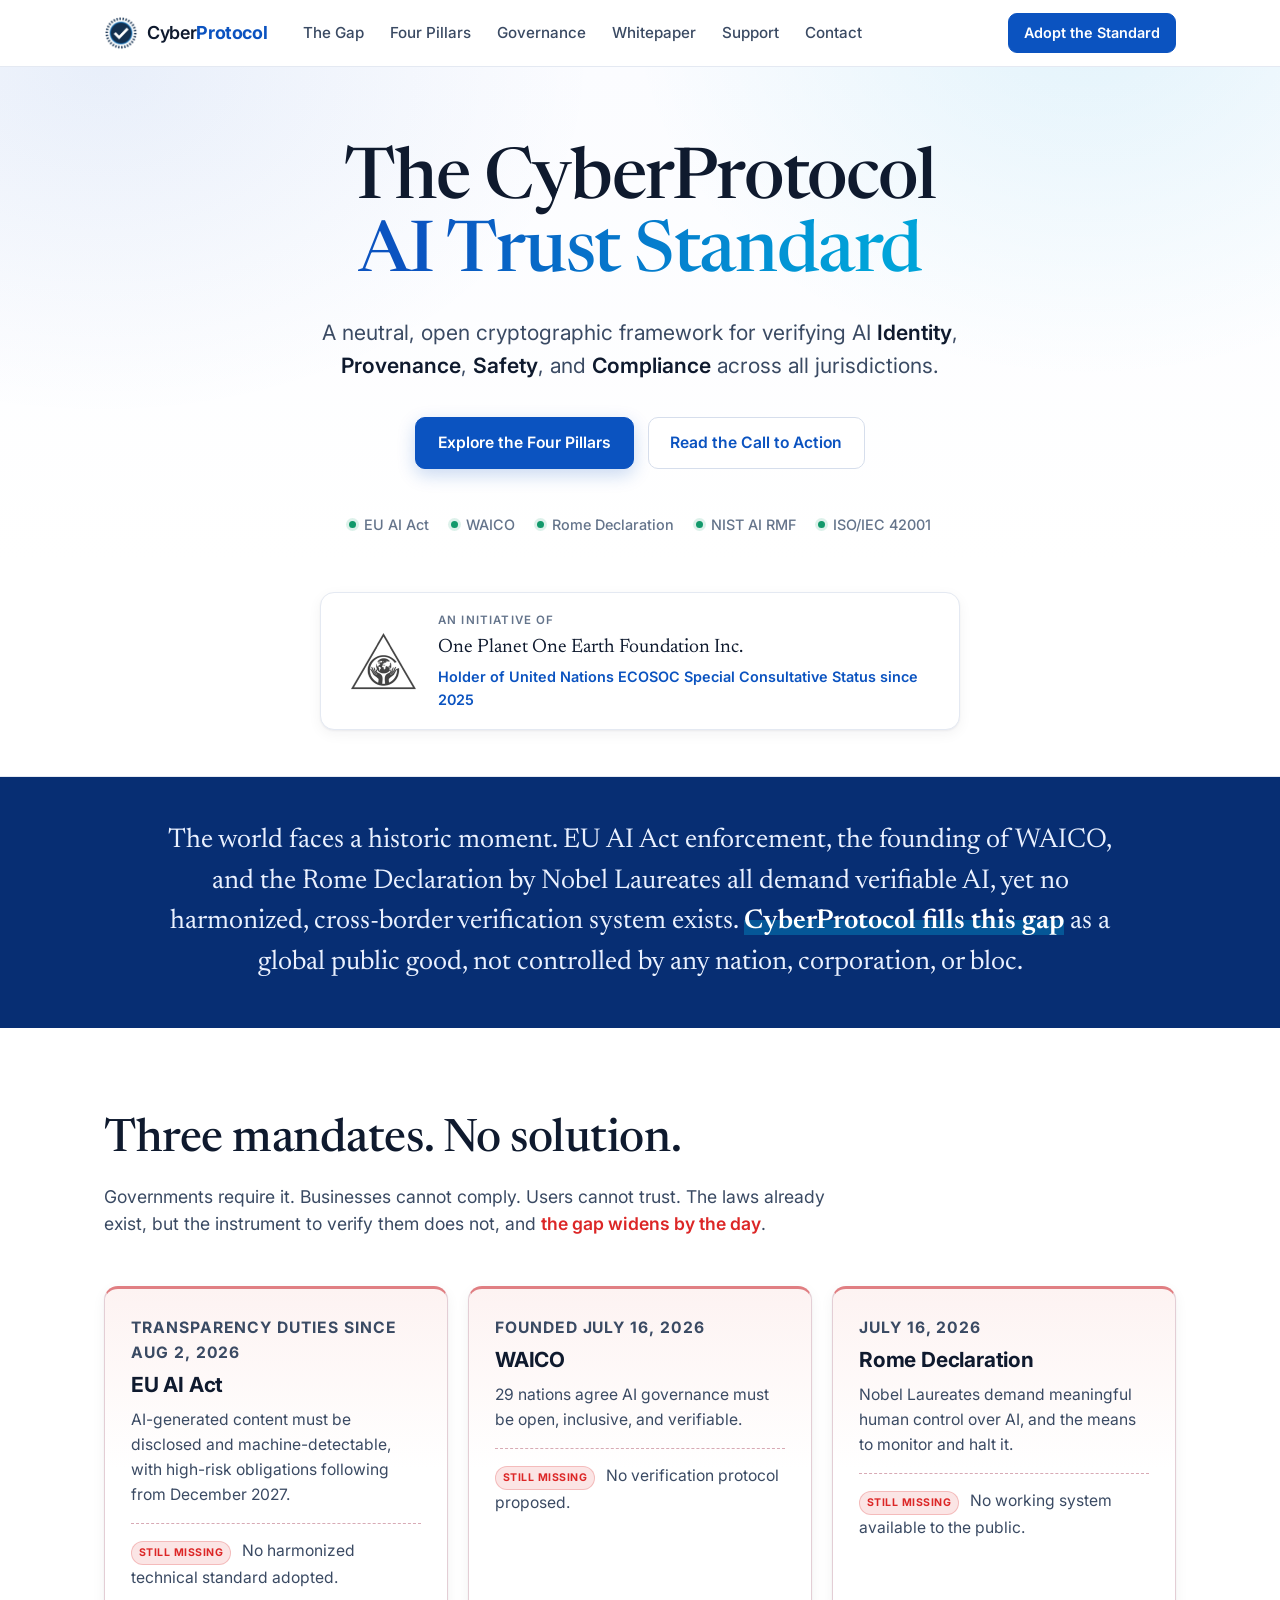
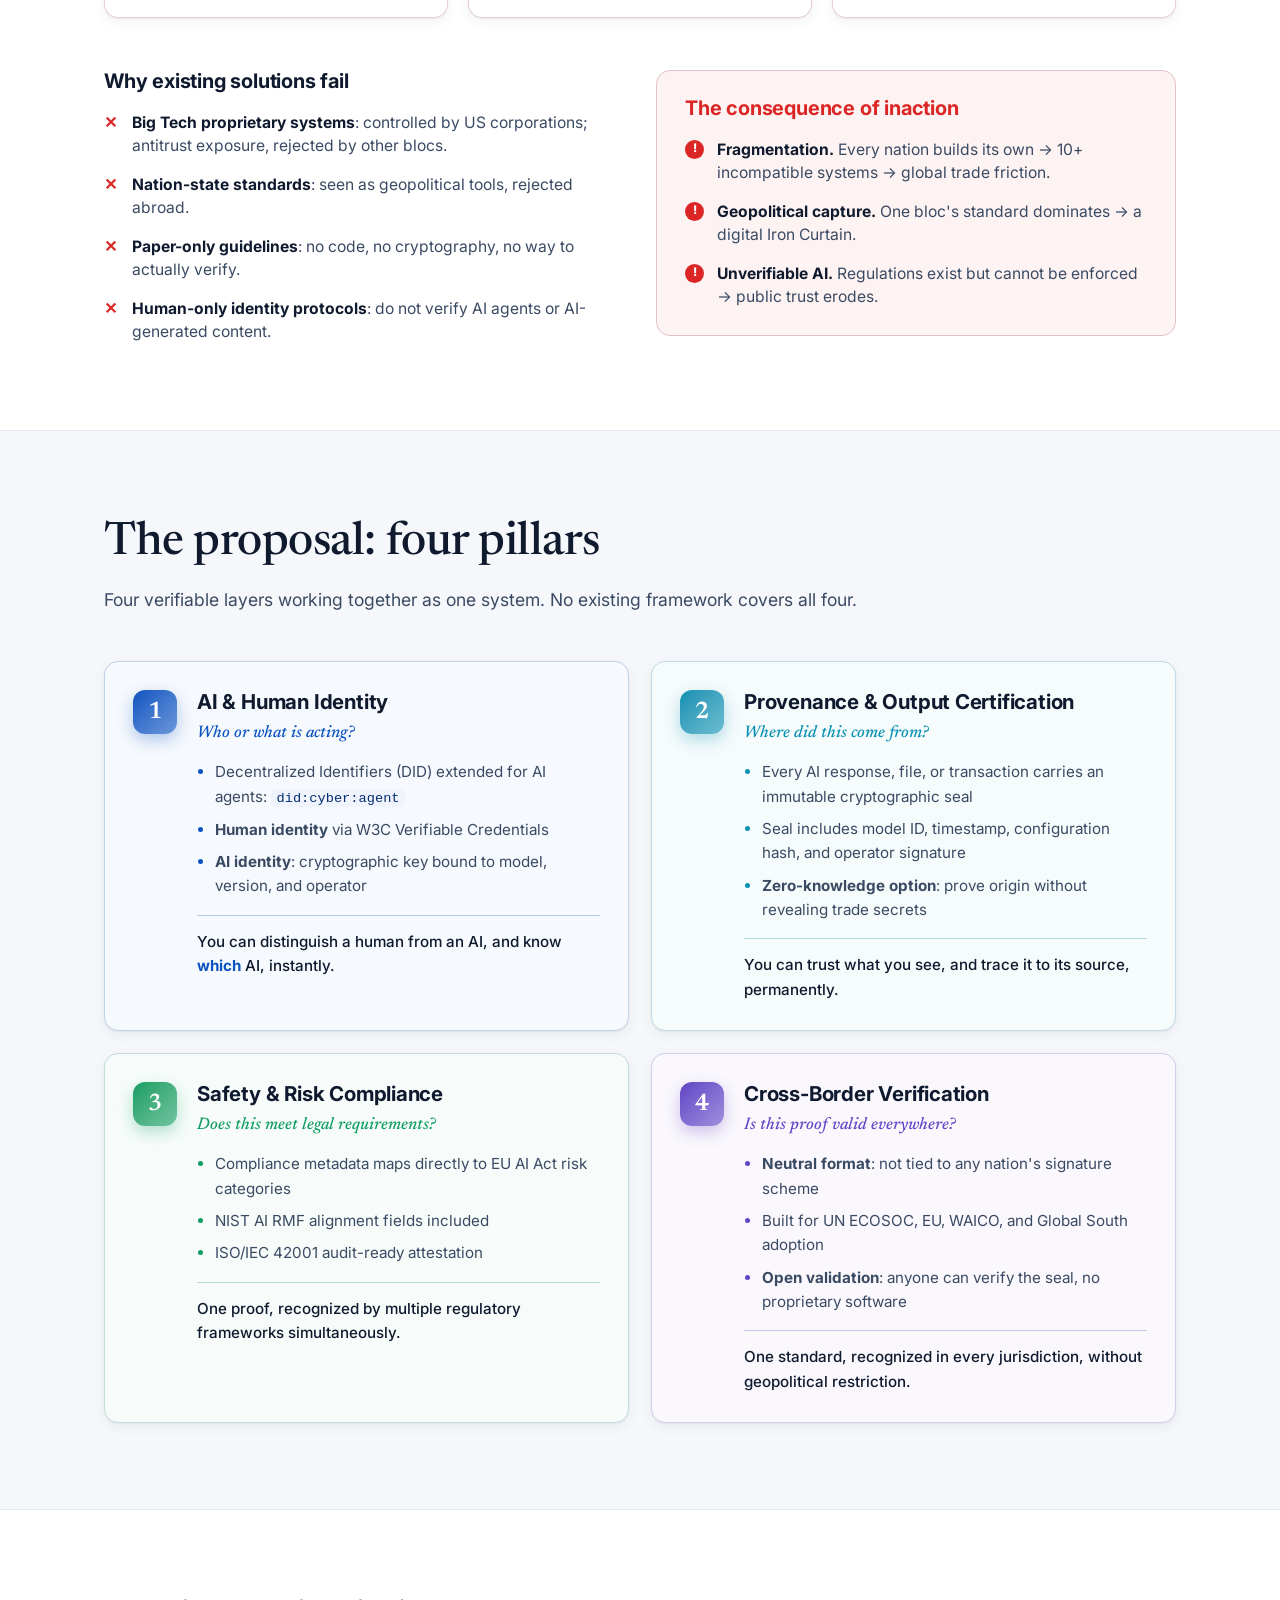
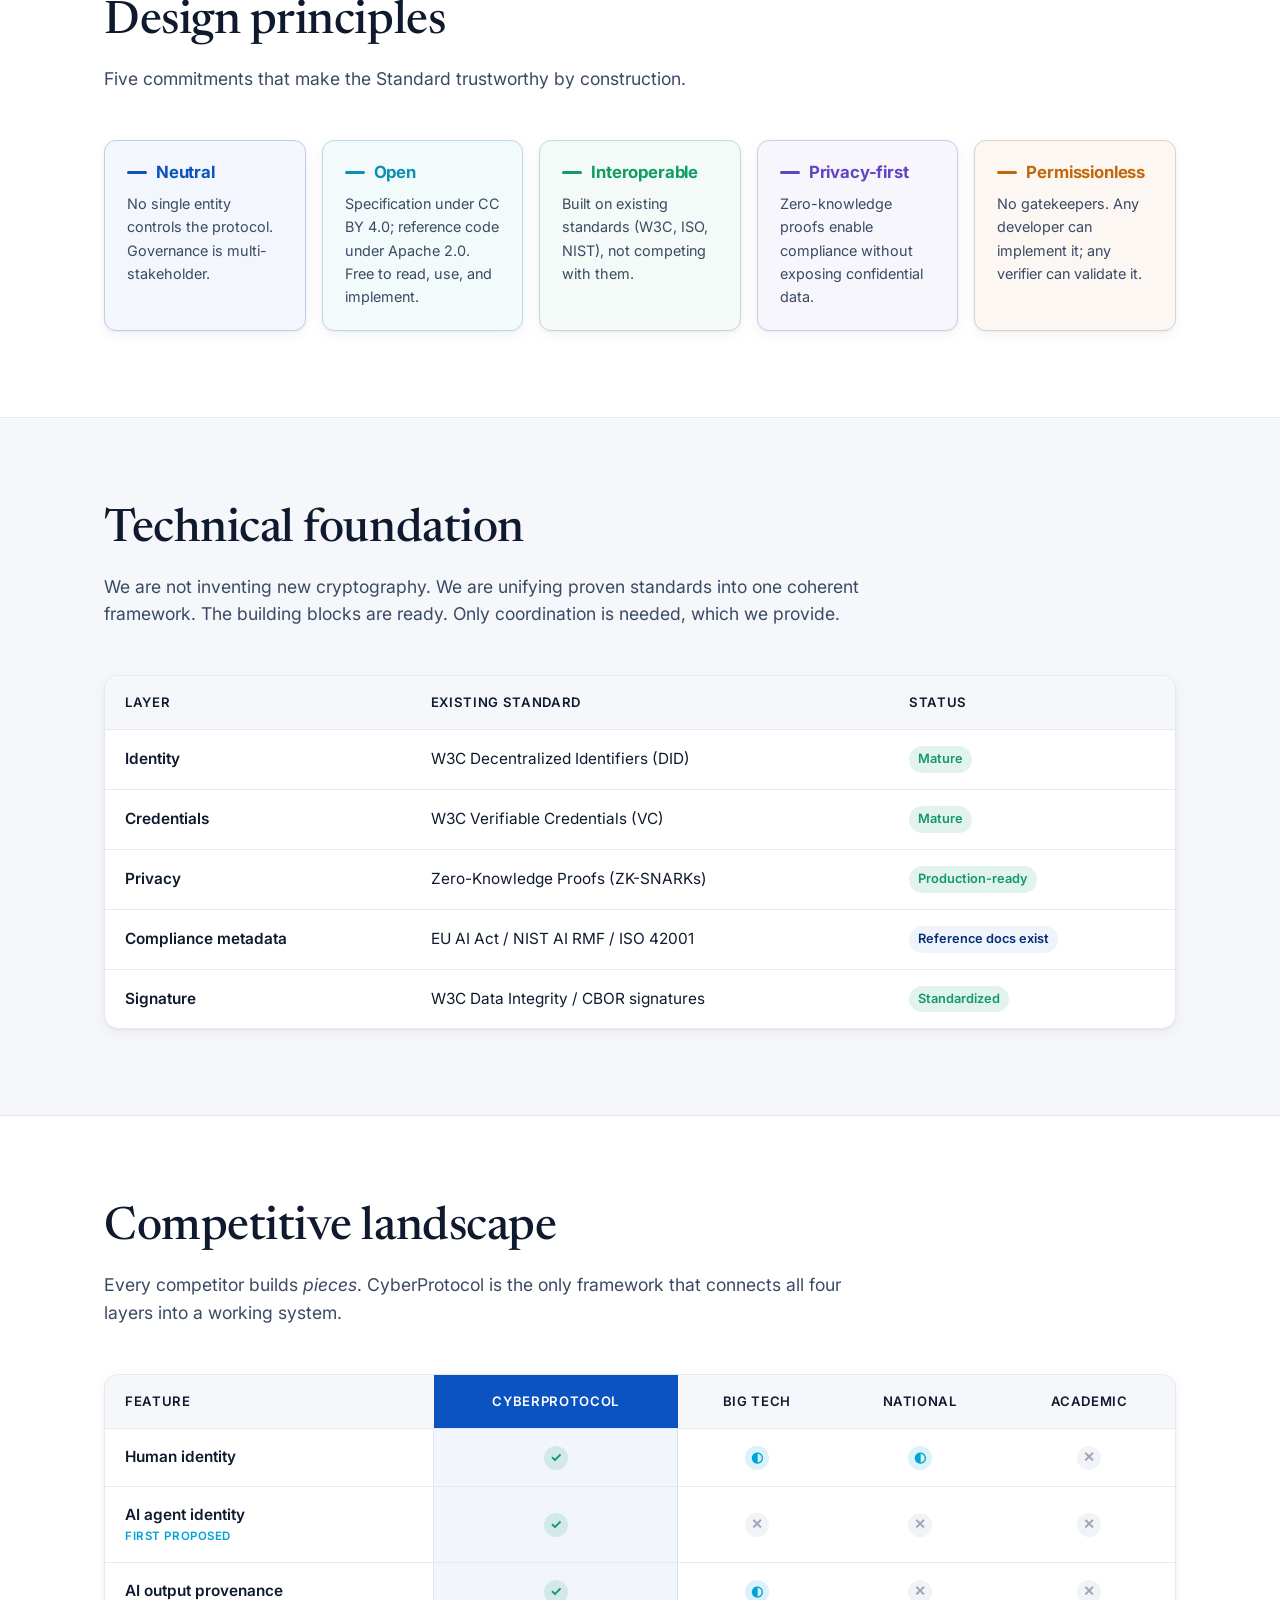
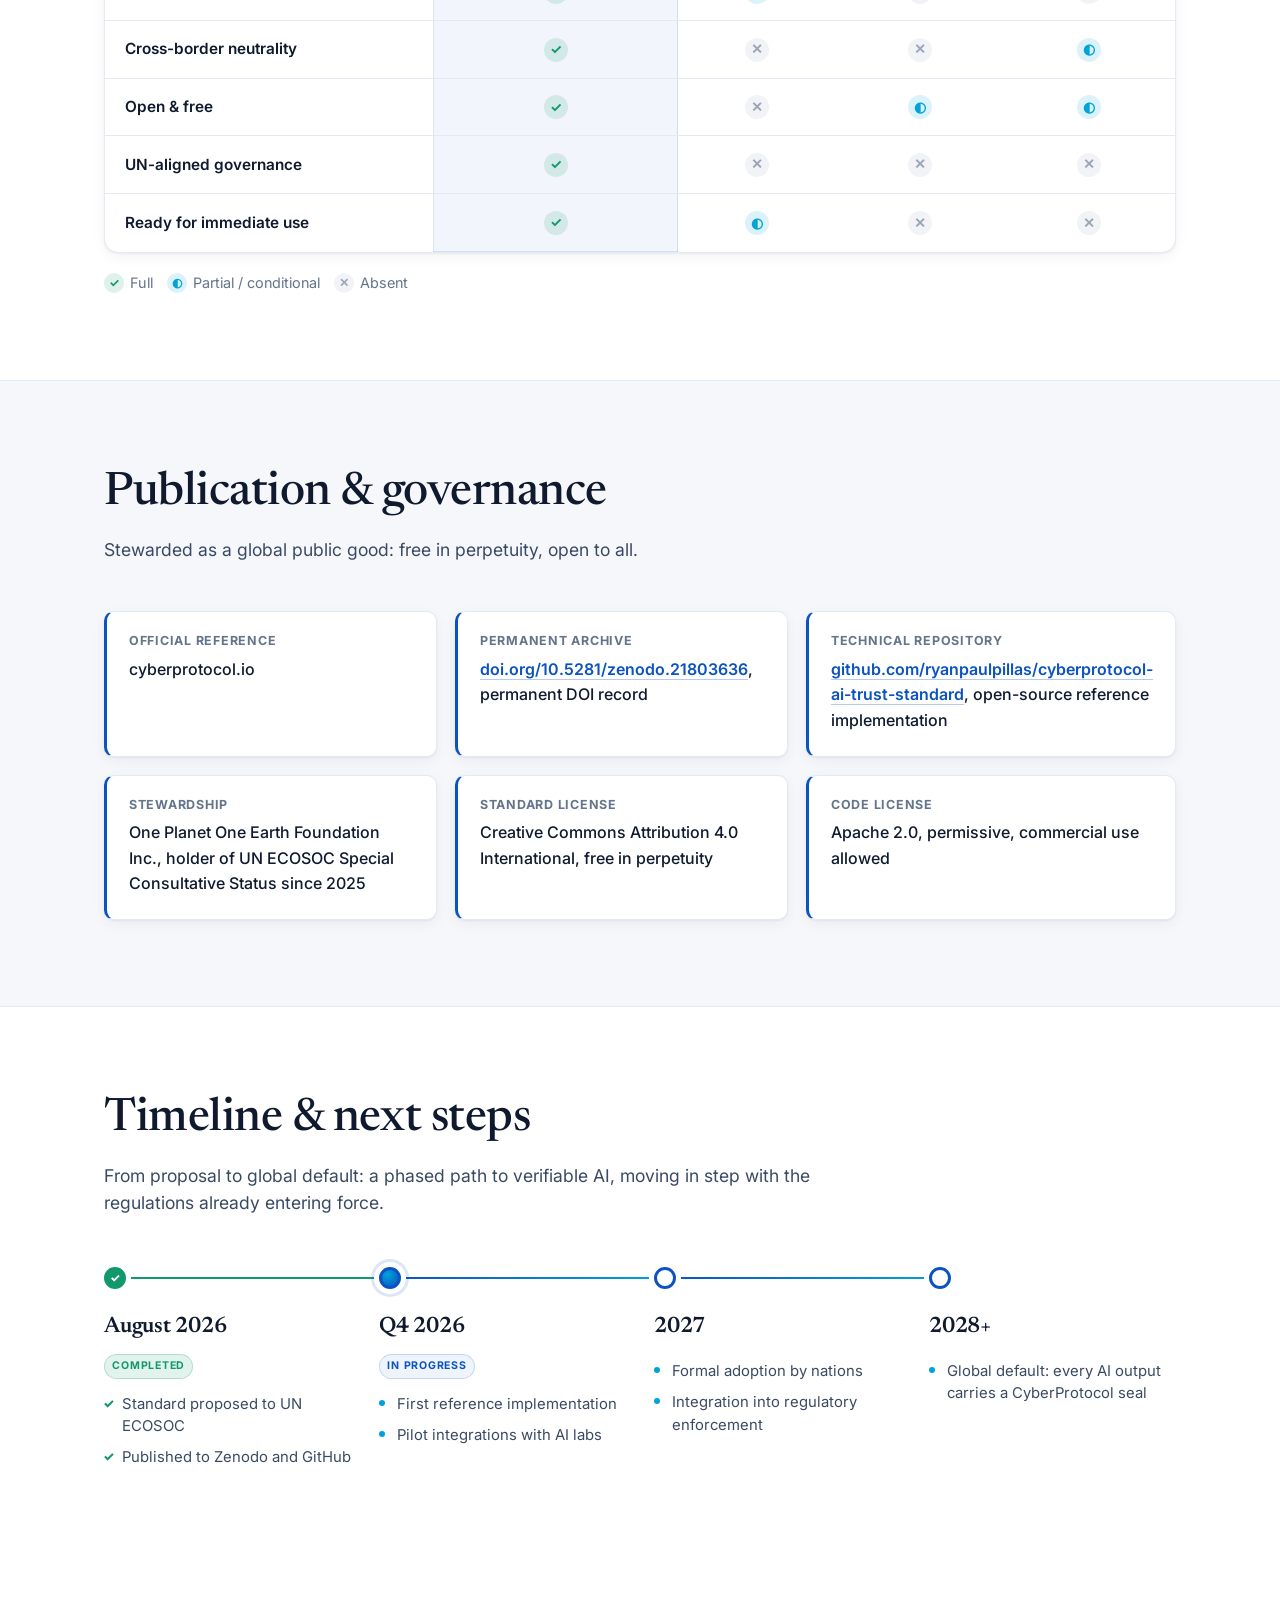
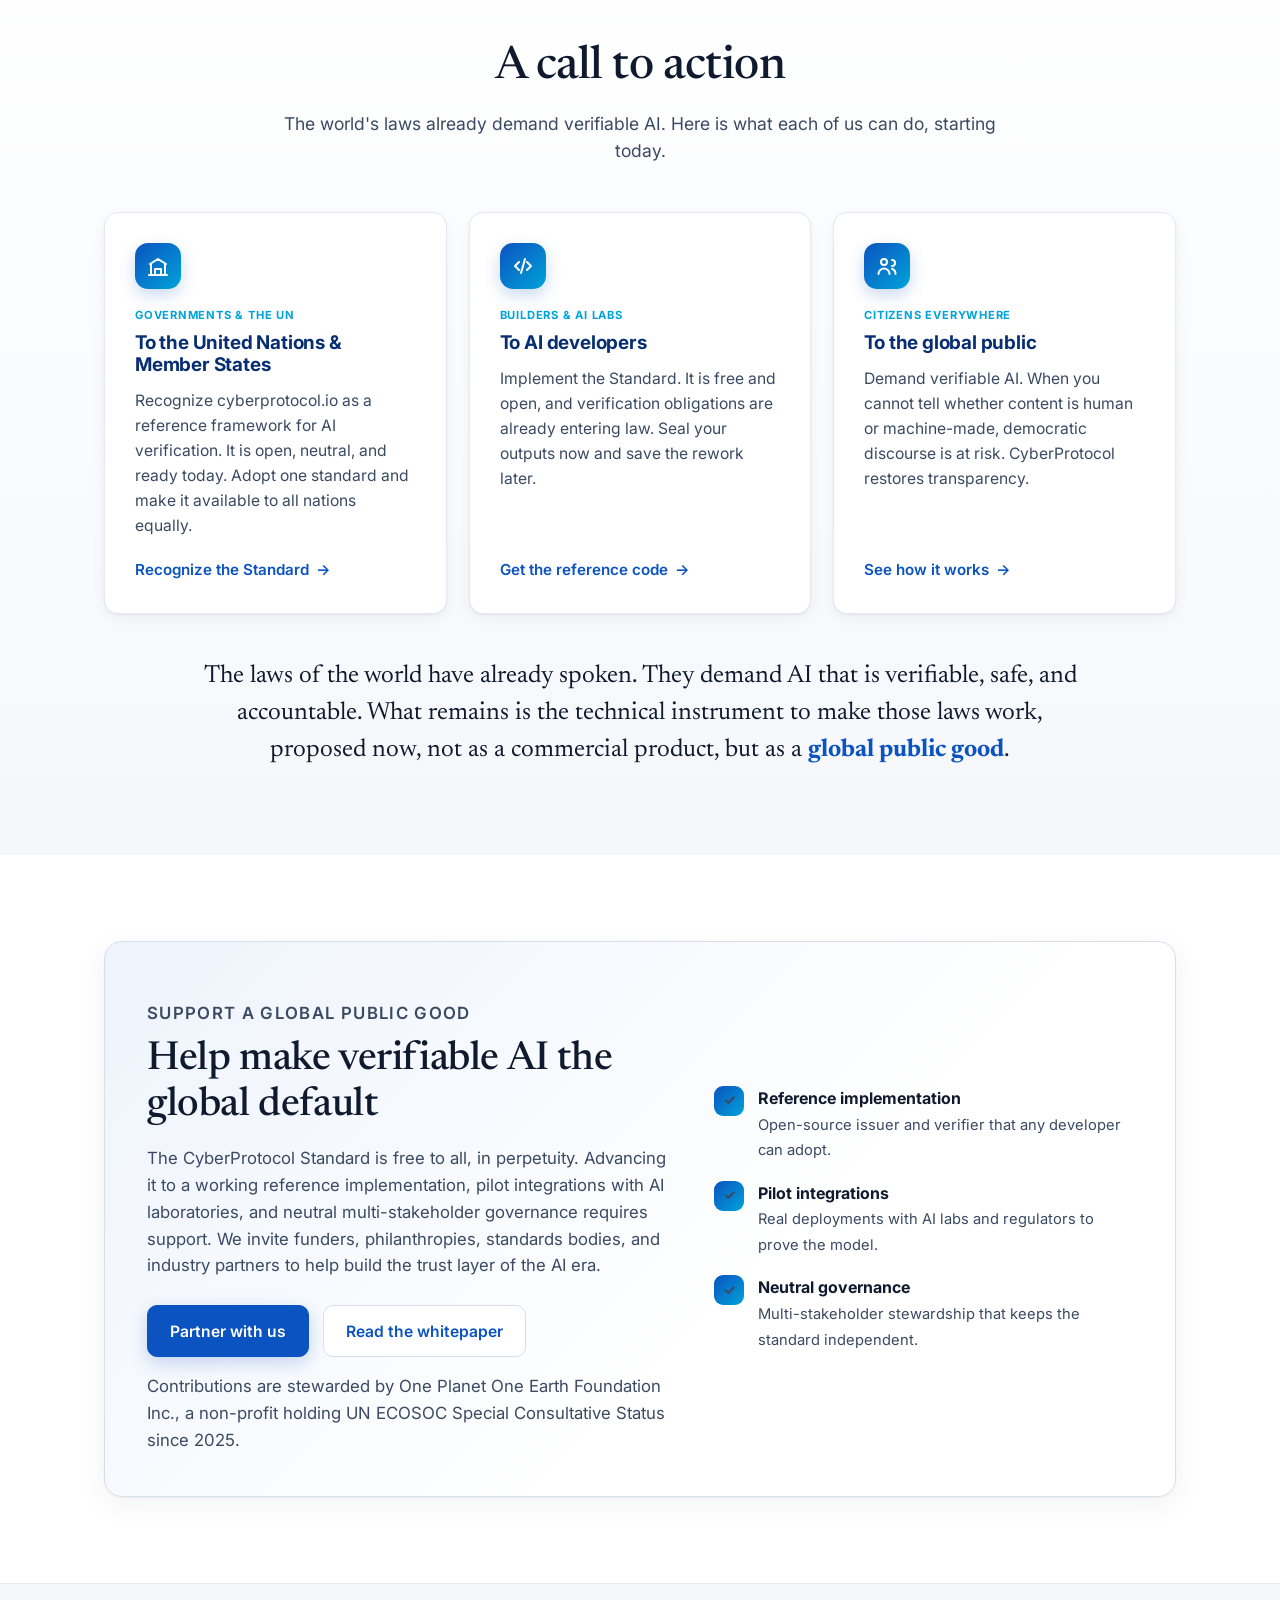
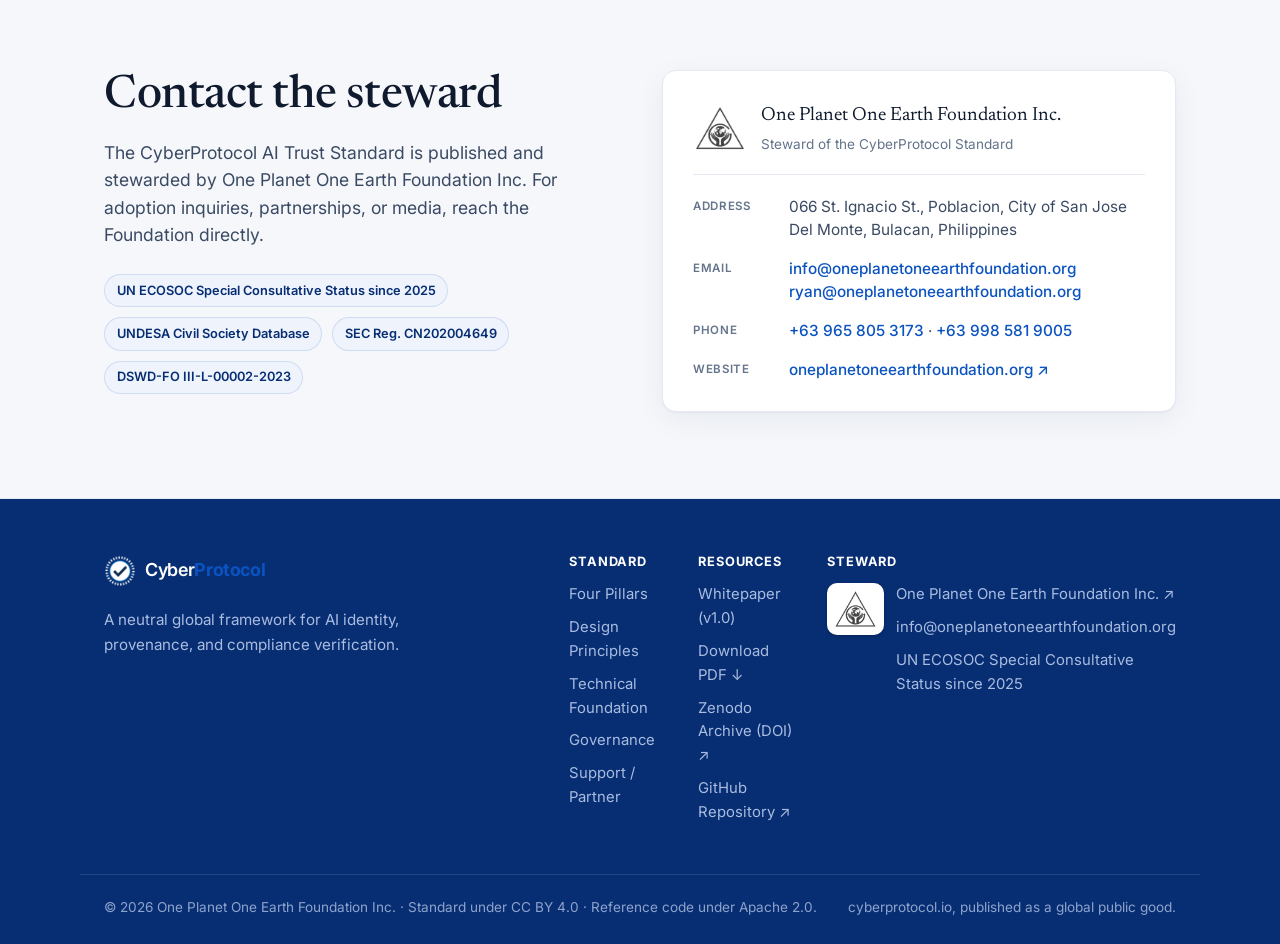
<file: website/index.html>
<!DOCTYPE html>
<html lang="en">
<head>
<meta charset="UTF-8" />
<meta name="viewport" content="width=device-width, initial-scale=1.0" />
<title>CyberProtocol: AI Trust Standard</title>
<meta name="description" content="CyberProtocol AI Trust Standard: a neutral, open, cryptographic framework for AI identity, provenance, and compliance verification. An initiative of ONE PLANET ONE EARTH FOUNDATION INC., holder of UN ECOSOC Special Consultative Status since 2025." />
<meta name="theme-color" content="#ffffff" />
<link rel="canonical" href="https://cyberprotocol.io/" />
<meta name="robots" content="index, follow, max-image-preview:large, max-snippet:-1" />
<meta name="author" content="One Planet One Earth Foundation Inc." />
<meta name="keywords" content="AI trust standard, verifiable AI, AI provenance, AI identity verification, AI compliance, EU AI Act, NIST AI RMF, ISO/IEC 42001, decentralized identifiers, cross-border AI verification, CyberProtocol" />

<!-- Open Graph -->
<meta property="og:type" content="website" />
<meta property="og:title" content="CyberProtocol: AI Trust Standard" />
<meta property="og:description" content="A neutral global framework for AI identity, provenance, and compliance verification. Published as a global public good." />
<meta property="og:url" content="https://cyberprotocol.io/" />
<meta property="og:site_name" content="CyberProtocol" />
<meta property="og:image" content="https://cyberprotocol.io/assets/og-image.png" />
<meta property="og:image:width" content="1200" />
<meta property="og:image:height" content="630" />
<meta name="twitter:card" content="summary_large_image" />
<meta name="twitter:title" content="CyberProtocol: AI Trust Standard" />
<meta name="twitter:description" content="A neutral global framework for AI identity, provenance, and compliance verification." />
<meta name="twitter:image" content="https://cyberprotocol.io/assets/og-image.png" />

<link rel="icon" type="image/png" sizes="32x32" href="assets/favicon-32.png" />
<link rel="icon" type="image/png" sizes="512x512" href="assets/favicon-512.png" />
<link rel="apple-touch-icon" sizes="180x180" href="assets/favicon-180.png" />

<link rel="preconnect" href="https://fonts.googleapis.com" />
<link rel="preconnect" href="https://fonts.gstatic.com" crossorigin />
<link href="https://fonts.googleapis.com/css2?family=Newsreader:opsz,wght@6..72,400;6..72,500;6..72,600&family=Inter:wght@400;500;600;700&display=swap" rel="stylesheet" />
<link rel="stylesheet" href="assets/styles.css" />

<!-- Structured data (Schema.org) -->
<script type="application/ld+json">
{
  "@context": "https://schema.org",
  "@graph": [
    {
      "@type": "Organization",
      "@id": "https://cyberprotocol.io/#foundation",
      "name": "One Planet One Earth Foundation Inc.",
      "url": "https://www.oneplanetoneearthfoundation.org",
      "email": "info@oneplanetoneearthfoundation.org",
      "logo": "https://cyberprotocol.io/assets/opoe-logo.png",
      "description": "Non-profit holding United Nations ECOSOC Special Consultative Status since 2025; steward of the CyberProtocol AI Trust Standard.",
      "address": {
        "@type": "PostalAddress",
        "streetAddress": "066 St. Ignacio St., Poblacion",
        "addressLocality": "City of San Jose Del Monte",
        "addressRegion": "Bulacan",
        "addressCountry": "PH"
      }
    },
    {
      "@type": "WebSite",
      "@id": "https://cyberprotocol.io/#website",
      "url": "https://cyberprotocol.io/",
      "name": "CyberProtocol AI Trust Standard",
      "description": "A neutral, open cryptographic framework for verifying AI Identity, Provenance, Safety, and Compliance across all jurisdictions.",
      "inLanguage": "en",
      "publisher": { "@id": "https://cyberprotocol.io/#foundation" }
    },
    {
      "@type": "TechArticle",
      "@id": "https://cyberprotocol.io/#standard",
      "name": "CyberProtocol AI Trust Standard",
      "headline": "CyberProtocol AI Trust Standard, Version 1.0",
      "url": "https://cyberprotocol.io/",
      "inLanguage": "en",
      "version": "1.0",
      "datePublished": "2026-08-05",
      "author": { "@id": "https://cyberprotocol.io/#foundation" },
      "publisher": { "@id": "https://cyberprotocol.io/#foundation" },
      "license": "https://creativecommons.org/licenses/by/4.0/",
      "identifier": {
        "@type": "PropertyValue",
        "propertyID": "DOI",
        "value": "10.5281/zenodo.21803636"
      },
      "sameAs": [
        "https://doi.org/10.5281/zenodo.21803636",
        "https://github.com/ryanpaulpillas/cyberprotocol-ai-trust-standard"
      ],
      "keywords": "AI governance, verifiable AI, provenance, EU AI Act, NIST AI RMF, ISO/IEC 42001, decentralized identifiers, cross-border verification"
    }
  ]
}
</script>
</head>
<body>

<!-- Skip link -->
<a class="skip" href="#main">Skip to content</a>

<!-- ===== Header / Nav ===== -->
<header class="site-header" id="top">
  <div class="wrap nav">
    <a class="brand" href="#top" aria-label="CyberProtocol home">
      <img class="brand-mark" src="assets/cp-mark-72.png" width="34" height="34" alt="" />
      <span class="brand-name">Cyber<strong>Protocol</strong></span>
    </a>

    <nav class="nav-links" id="primary-nav" aria-label="Primary">
      <a href="#problem">The Gap</a>
      <a href="#pillars">Four Pillars</a>
      <a href="#governance">Governance</a>
      <a href="whitepaper.html">Whitepaper</a>
      <a href="#support">Support</a>
      <a href="#contact">Contact</a>
    </nav>

    <a class="btn btn-sm" href="#action">Adopt the Standard</a>
    <button class="nav-toggle" type="button" aria-label="Toggle menu" aria-controls="primary-nav" aria-expanded="false"><span></span><span></span><span></span></button>
  </div>
</header>

<main id="main">

<!-- ===== Hero ===== -->
<section class="hero">
  <div class="wrap hero-inner">
    <h1>The CyberProtocol<br/><span class="grad">AI Trust Standard</span></h1>
    <p class="lede">A neutral, open cryptographic framework for verifying AI <em>Identity</em>, <em>Provenance</em>, <em>Safety</em>, and <em>Compliance</em> across all jurisdictions.</p>

    <div class="hero-cta">
      <a class="btn" href="#pillars">Explore the Four Pillars</a>
      <a class="btn btn-ghost" href="#action">Read the Call to Action</a>
    </div>

    <ul class="hero-badges" aria-label="Alignment">
      <li><span class="dot"></span> EU AI Act</li>
      <li><span class="dot"></span> WAICO</li>
      <li><span class="dot"></span> Rome Declaration</li>
      <li><span class="dot"></span> NIST AI RMF</li>
      <li><span class="dot"></span> ISO/IEC 42001</li>
    </ul>
  </div>

  <div class="hero-steward wrap">
    <div class="steward-card">
      <div class="steward-emblem">
        <img src="assets/opoe-logo-128.png" width="73" height="64" alt="One Planet One Earth Foundation logo" />
      </div>
      <div>
        <p class="steward-kicker">An initiative of</p>
        <p class="steward-name">One Planet One Earth Foundation Inc.</p>
        <p class="steward-sub">Holder of United Nations ECOSOC Special Consultative Status since 2025</p>
      </div>
    </div>
  </div>
</section>

<!-- ===== Executive Summary strip ===== -->
<section class="summary">
  <div class="wrap">
    <p class="summary-text">The world faces a historic moment. EU AI Act enforcement, the founding of WAICO, and the Rome Declaration by Nobel Laureates all demand verifiable AI, yet no harmonized, cross-border verification system exists. <strong>CyberProtocol fills this gap</strong> as a global public good, not controlled by any nation, corporation, or bloc.</p>
  </div>
</section>

<!-- ===== Problem ===== -->
<section class="section" id="problem">
  <div class="wrap">
    <div class="section-head">
      <h2>Three mandates. No solution.</h2>
      <p class="section-sub">Governments require it. Businesses cannot comply. Users cannot trust. The laws already exist, but the instrument to verify them does not, and <span class="urgent">the gap widens by the day</span>.</p>
    </div>

    <div class="cards-3">
      <article class="card">
        <p class="card-tag">Transparency duties since Aug 2, 2026</p>
        <h3>EU AI Act</h3>
        <p>AI-generated content must be disclosed and machine-detectable, with high-risk obligations following from December 2027.</p>
        <p class="card-gap"><span class="miss">Still missing</span> No harmonized technical standard adopted.</p>
      </article>
      <article class="card">
        <p class="card-tag">Founded July 16, 2026</p>
        <h3>WAICO</h3>
        <p>29 nations agree AI governance must be open, inclusive, and verifiable.</p>
        <p class="card-gap"><span class="miss">Still missing</span> No verification protocol proposed.</p>
      </article>
      <article class="card">
        <p class="card-tag">July 16, 2026</p>
        <h3>Rome Declaration</h3>
        <p>Nobel Laureates demand meaningful human control over AI, and the means to monitor and halt it.</p>
        <p class="card-gap"><span class="miss">Still missing</span> No working system available to the public.</p>
      </article>
    </div>

    <div class="split">
      <div>
        <h3 class="split-title">Why existing solutions fail</h3>
        <ul class="fail-list">
          <li><strong>Big Tech proprietary systems</strong>: controlled by US corporations; antitrust exposure, rejected by other blocs.</li>
          <li><strong>Nation-state standards</strong>: seen as geopolitical tools, rejected abroad.</li>
          <li><strong>Paper-only guidelines</strong>: no code, no cryptography, no way to actually verify.</li>
          <li><strong>Human-only identity protocols</strong>: do not verify AI agents or AI-generated content.</li>
        </ul>
      </div>
      <div class="conseq-panel">
        <h3 class="split-title">The consequence of inaction</h3>
        <ul class="conseq-list">
          <li><strong>Fragmentation.</strong> Every nation builds its own → 10+ incompatible systems → global trade friction.</li>
          <li><strong>Geopolitical capture.</strong> One bloc's standard dominates → a digital Iron Curtain.</li>
          <li><strong>Unverifiable AI.</strong> Regulations exist but cannot be enforced → public trust erodes.</li>
        </ul>
      </div>
    </div>
  </div>
</section>

<!-- ===== Pillars ===== -->
<section class="section section-alt" id="pillars">
  <div class="wrap">
    <div class="section-head">
      <h2>The proposal: four pillars</h2>
      <p class="section-sub">Four verifiable layers working together as one system. No existing framework covers all four.</p>
    </div>

    <div class="pillars">
      <article class="pillar">
        <div class="pillar-num">1</div>
        <div class="pillar-body">
          <h3>AI &amp; Human Identity</h3>
          <p class="pillar-q">Who or what is acting?</p>
          <ul>
            <li>Decentralized Identifiers (DID) extended for AI agents: <code>did:cyber:agent</code></li>
            <li><strong>Human identity</strong> via W3C Verifiable Credentials</li>
            <li><strong>AI identity</strong>: cryptographic key bound to model, version, and operator</li>
          </ul>
          <p class="pillar-result">You can distinguish a human from an AI, and know <em>which</em> AI, instantly.</p>
        </div>
      </article>

      <article class="pillar">
        <div class="pillar-num">2</div>
        <div class="pillar-body">
          <h3>Provenance &amp; Output Certification</h3>
          <p class="pillar-q">Where did this come from?</p>
          <ul>
            <li>Every AI response, file, or transaction carries an immutable cryptographic seal</li>
            <li>Seal includes model ID, timestamp, configuration hash, and operator signature</li>
            <li><strong>Zero-knowledge option</strong>: prove origin without revealing trade secrets</li>
          </ul>
          <p class="pillar-result">You can trust what you see, and trace it to its source, permanently.</p>
        </div>
      </article>

      <article class="pillar">
        <div class="pillar-num">3</div>
        <div class="pillar-body">
          <h3>Safety &amp; Risk Compliance</h3>
          <p class="pillar-q">Does this meet legal requirements?</p>
          <ul>
            <li>Compliance metadata maps directly to EU AI Act risk categories</li>
            <li>NIST AI RMF alignment fields included</li>
            <li>ISO/IEC 42001 audit-ready attestation</li>
          </ul>
          <p class="pillar-result">One proof, recognized by multiple regulatory frameworks simultaneously.</p>
        </div>
      </article>

      <article class="pillar">
        <div class="pillar-num">4</div>
        <div class="pillar-body">
          <h3>Cross-Border Verification</h3>
          <p class="pillar-q">Is this proof valid everywhere?</p>
          <ul>
            <li><strong>Neutral format</strong>: not tied to any nation's signature scheme</li>
            <li>Built for UN ECOSOC, EU, WAICO, and Global South adoption</li>
            <li><strong>Open validation</strong>: anyone can verify the seal, no proprietary software</li>
          </ul>
          <p class="pillar-result">One standard, recognized in every jurisdiction, without geopolitical restriction.</p>
        </div>
      </article>
    </div>
  </div>
</section>

<!-- ===== Principles ===== -->
<section class="section" id="principles">
  <div class="wrap">
    <div class="section-head">
      <h2>Design principles</h2>
      <p class="section-sub">Five commitments that make the Standard trustworthy by construction.</p>
    </div>
    <div class="principles">
      <div class="principle"><h4>Neutral</h4><p>No single entity controls the protocol. Governance is multi-stakeholder.</p></div>
      <div class="principle"><h4>Open</h4><p>Specification under CC BY 4.0; reference code under Apache 2.0. Free to read, use, and implement.</p></div>
      <div class="principle"><h4>Interoperable</h4><p>Built on existing standards (W3C, ISO, NIST), not competing with them.</p></div>
      <div class="principle"><h4>Privacy-first</h4><p>Zero-knowledge proofs enable compliance without exposing confidential data.</p></div>
      <div class="principle"><h4>Permissionless</h4><p>No gatekeepers. Any developer can implement it; any verifier can validate it.</p></div>
    </div>
  </div>
</section>

<!-- ===== Technical Foundation ===== -->
<section class="section section-alt" id="foundation">
  <div class="wrap">
    <div class="section-head">
      <h2>Technical foundation</h2>
      <p class="section-sub">We are not inventing new cryptography. We are unifying proven standards into one coherent framework. The building blocks are ready. Only coordination is needed, which we provide.</p>
    </div>
    <div class="table-scroll">
      <table class="std-table">
        <thead><tr><th>Layer</th><th>Existing Standard</th><th>Status</th></tr></thead>
        <tbody>
          <tr><td>Identity</td><td>W3C Decentralized Identifiers (DID)</td><td><span class="pill pill-ok">Mature</span></td></tr>
          <tr><td>Credentials</td><td>W3C Verifiable Credentials (VC)</td><td><span class="pill pill-ok">Mature</span></td></tr>
          <tr><td>Privacy</td><td>Zero-Knowledge Proofs (ZK-SNARKs)</td><td><span class="pill pill-ok">Production-ready</span></td></tr>
          <tr><td>Compliance metadata</td><td>EU AI Act / NIST AI RMF / ISO 42001</td><td><span class="pill">Reference docs exist</span></td></tr>
          <tr><td>Signature</td><td>W3C Data Integrity / CBOR signatures</td><td><span class="pill pill-ok">Standardized</span></td></tr>
        </tbody>
      </table>
    </div>
  </div>
</section>

<!-- ===== Competitive Landscape ===== -->
<section class="section" id="landscape">
  <div class="wrap">
    <div class="section-head">
      <h2>Competitive landscape</h2>
      <p class="section-sub">Every competitor builds <em>pieces</em>. CyberProtocol is the only framework that connects all four layers into a working system.</p>
    </div>
    <div class="table-scroll">
      <table class="std-table compare">
        <thead>
          <tr>
            <th>Feature</th>
            <th class="hl">CyberProtocol</th>
            <th>Big Tech</th>
            <th>National</th>
            <th>Academic</th>
          </tr>
        </thead>
        <tbody>
          <tr><td>Human identity</td><td class="hl"><span class="mk ok">✓</span></td><td><span class="mk part">◐</span></td><td><span class="mk part">◐</span></td><td><span class="mk no">✕</span></td></tr>
          <tr><td>AI agent identity <em class="first">first proposed</em></td><td class="hl"><span class="mk ok">✓</span></td><td><span class="mk no">✕</span></td><td><span class="mk no">✕</span></td><td><span class="mk no">✕</span></td></tr>
          <tr><td>AI output provenance</td><td class="hl"><span class="mk ok">✓</span></td><td><span class="mk part">◐</span></td><td><span class="mk no">✕</span></td><td><span class="mk no">✕</span></td></tr>
          <tr><td>Cross-border neutrality</td><td class="hl"><span class="mk ok">✓</span></td><td><span class="mk no">✕</span></td><td><span class="mk no">✕</span></td><td><span class="mk part">◐</span></td></tr>
          <tr><td>Open &amp; free</td><td class="hl"><span class="mk ok">✓</span></td><td><span class="mk no">✕</span></td><td><span class="mk part">◐</span></td><td><span class="mk part">◐</span></td></tr>
          <tr><td>UN-aligned governance</td><td class="hl"><span class="mk ok">✓</span></td><td><span class="mk no">✕</span></td><td><span class="mk no">✕</span></td><td><span class="mk no">✕</span></td></tr>
          <tr><td>Ready for immediate use</td><td class="hl"><span class="mk ok">✓</span></td><td><span class="mk part">◐</span></td><td><span class="mk no">✕</span></td><td><span class="mk no">✕</span></td></tr>
        </tbody>
      </table>
    </div>
    <p class="legend"><span class="mk ok">✓</span> Full &nbsp; <span class="mk part">◐</span> Partial / conditional &nbsp; <span class="mk no">✕</span> Absent</p>
  </div>
</section>

<!-- ===== Governance ===== -->
<section class="section section-alt" id="governance">
  <div class="wrap">
    <div class="section-head">
      <h2>Publication &amp; governance</h2>
      <p class="section-sub">Stewarded as a global public good: free in perpetuity, open to all.</p>
    </div>
    <div class="gov-grid">
      <div class="gov-item"><h4>Official reference</h4><p>cyberprotocol.io</p></div>
      <div class="gov-item"><h4>Permanent archive</h4><p><a href="https://doi.org/10.5281/zenodo.21803636" target="_blank" rel="noopener">doi.org/10.5281/zenodo.21803636</a>, permanent DOI record</p></div>
      <div class="gov-item"><h4>Technical repository</h4><p><a href="https://github.com/ryanpaulpillas/cyberprotocol-ai-trust-standard" target="_blank" rel="noopener">github.com/ryanpaulpillas/cyberprotocol-ai-trust-standard</a>, open-source reference implementation</p></div>
      <div class="gov-item"><h4>Stewardship</h4><p>One Planet One Earth Foundation Inc., holder of UN ECOSOC Special Consultative Status since 2025</p></div>
      <div class="gov-item"><h4>Standard license</h4><p>Creative Commons Attribution 4.0 International, free in perpetuity</p></div>
      <div class="gov-item"><h4>Code license</h4><p>Apache 2.0, permissive, commercial use allowed</p></div>
    </div>
  </div>
</section>

<!-- ===== Timeline ===== -->
<section class="section" id="timeline">
  <div class="wrap">
    <div class="section-head">
      <h2>Timeline &amp; next steps</h2>
      <p class="section-sub">From proposal to global default: a phased path to verifiable AI, moving in step with the regulations already entering force.</p>
    </div>
    <ol class="roadmap">
      <li class="rm-step is-done">
        <span class="rm-dot"></span>
        <p class="rm-year">August 2026</p>
        <span class="rm-tag">Completed</span>
        <ul class="rm-items">
          <li>Standard proposed to UN ECOSOC</li>
          <li>Published to Zenodo and GitHub</li>
        </ul>
      </li>
      <li class="rm-step is-current">
        <span class="rm-dot"></span>
        <p class="rm-year">Q4 2026</p>
        <span class="rm-tag">In progress</span>
        <ul class="rm-items">
          <li>First reference implementation</li>
          <li>Pilot integrations with AI labs</li>
        </ul>
      </li>
      <li class="rm-step">
        <span class="rm-dot"></span>
        <p class="rm-year">2027</p>
        <ul class="rm-items">
          <li>Formal adoption by nations</li>
          <li>Integration into regulatory enforcement</li>
        </ul>
      </li>
      <li class="rm-step">
        <span class="rm-dot"></span>
        <p class="rm-year">2028+</p>
        <ul class="rm-items">
          <li>Global default: every AI output carries a CyberProtocol seal</li>
        </ul>
      </li>
    </ol>
  </div>
</section>

<!-- ===== Call to Action ===== -->
<section class="section cta" id="action">
  <div class="wrap">
    <div class="section-head center">
      <h2>A call to action</h2>
      <p class="section-sub">The world's laws already demand verifiable AI. Here is what each of us can do, starting today.</p>
    </div>
    <div class="cta-grid">
      <div class="cta-card">
        <span class="cta-ic" aria-hidden="true">
          <svg viewBox="0 0 24 24" fill="none" stroke="#fff" stroke-width="2" stroke-linecap="round" stroke-linejoin="round"><path d="M3 21h18M5 21V10M19 21V10M4 10l8-5 8 5M9 21v-6h6v6"/></svg>
        </span>
        <span class="cta-tag">Governments &amp; the UN</span>
        <h3>To the United Nations &amp; Member States</h3>
        <p>Recognize cyberprotocol.io as a reference framework for AI verification. It is open, neutral, and ready today. Adopt one standard and make it available to all nations equally.</p>
        <a class="cta-link" href="#contact">Recognize the Standard <span>&rarr;</span></a>
      </div>
      <div class="cta-card">
        <span class="cta-ic" aria-hidden="true">
          <svg viewBox="0 0 24 24" fill="none" stroke="#fff" stroke-width="2" stroke-linecap="round" stroke-linejoin="round"><path d="m8 8-4 4 4 4M16 8l4 4-4 4M14 5l-4 14"/></svg>
        </span>
        <span class="cta-tag">Builders &amp; AI labs</span>
        <h3>To AI developers</h3>
        <p>Implement the Standard. It is free and open, and verification obligations are already entering law. Seal your outputs now and save the rework later.</p>
        <a class="cta-link" href="https://github.com/ryanpaulpillas/cyberprotocol-ai-trust-standard" target="_blank" rel="noopener">Get the reference code <span>&rarr;</span></a>
      </div>
      <div class="cta-card">
        <span class="cta-ic" aria-hidden="true">
          <svg viewBox="0 0 24 24" fill="none" stroke="#fff" stroke-width="2" stroke-linecap="round" stroke-linejoin="round"><circle cx="9" cy="8" r="3"/><path d="M3.5 20a5.5 5.5 0 0 1 11 0M17 6a3 3 0 0 1 0 6M20.5 20a5.5 5.5 0 0 0-3.6-5.2"/></svg>
        </span>
        <span class="cta-tag">Citizens everywhere</span>
        <h3>To the global public</h3>
        <p>Demand verifiable AI. When you cannot tell whether content is human or machine-made, democratic discourse is at risk. CyberProtocol restores transparency.</p>
        <a class="cta-link" href="whitepaper.html">See how it works <span>&rarr;</span></a>
      </div>
    </div>

    <blockquote class="closing">
      The laws of the world have already spoken. They demand AI that is verifiable, safe, and accountable. What remains is the technical instrument to make those laws work, proposed now, not as a commercial product, but as a <strong>global public good</strong>.
    </blockquote>
  </div>
</section>

<!-- ===== Support / Funding ===== -->
<section class="section" id="support">
  <div class="wrap">
    <div class="support-card">
      <div class="support-lead">
        <p class="support-kicker">Support a global public good</p>
        <h2>Help make verifiable AI the global default</h2>
        <p>The CyberProtocol Standard is free to all, in perpetuity. Advancing it to a working reference implementation, pilot integrations with AI laboratories, and neutral multi-stakeholder governance requires support. We invite funders, philanthropies, standards bodies, and industry partners to help build the trust layer of the AI era.</p>
        <div class="support-cta">
          <a class="btn" href="#contact">Partner with us</a>
          <a class="btn btn-ghost" href="whitepaper.html">Read the whitepaper</a>
        </div>
        <p class="support-note">Contributions are stewarded by One Planet One Earth Foundation Inc., a non-profit holding UN ECOSOC Special Consultative Status since 2025.</p>
      </div>
      <ul class="support-enables" aria-label="What your support enables">
        <li><span class="se-ic">✓</span><div><strong>Reference implementation</strong><span>Open-source issuer and verifier that any developer can adopt.</span></div></li>
        <li><span class="se-ic">✓</span><div><strong>Pilot integrations</strong><span>Real deployments with AI labs and regulators to prove the model.</span></div></li>
        <li><span class="se-ic">✓</span><div><strong>Neutral governance</strong><span>Multi-stakeholder stewardship that keeps the standard independent.</span></div></li>
      </ul>
    </div>
  </div>
</section>

<!-- ===== Contact ===== -->
<section class="section section-alt" id="contact">
  <div class="wrap">
    <div class="contact-grid">
      <div class="contact-intro">
        <h2>Contact the steward</h2>
        <p class="section-sub">The CyberProtocol AI Trust Standard is published and stewarded by One Planet One Earth Foundation Inc. For adoption inquiries, partnerships, or media, reach the Foundation directly.</p>
        <div class="cred-badges" aria-label="Credentials">
          <span class="cred">UN ECOSOC Special Consultative Status since 2025</span>
          <span class="cred">UNDESA Civil Society Database</span>
          <span class="cred">SEC Reg. CN202004649</span>
          <span class="cred">DSWD-FO III-L-00002-2023</span>
        </div>
      </div>

      <div class="contact-card">
        <div class="contact-head">
          <img src="assets/opoe-logo-128.png" width="54" height="48" alt="One Planet One Earth Foundation logo" />
          <div>
            <p class="contact-org">One Planet One Earth Foundation Inc.</p>
            <p class="contact-org-sub">Steward of the CyberProtocol Standard</p>
          </div>
        </div>
        <ul class="contact-list">
          <li><span class="ci">Address</span><span>066 St. Ignacio St., Poblacion, City of San Jose Del Monte, Bulacan, Philippines</span></li>
          <li><span class="ci">Email</span><span><a href="mailto:info@oneplanetoneearthfoundation.org">info@oneplanetoneearthfoundation.org</a><br/><a href="mailto:ryan@oneplanetoneearthfoundation.org">ryan@oneplanetoneearthfoundation.org</a></span></li>
          <li><span class="ci">Phone</span><span><a href="tel:+639658053173">+63 965 805 3173</a> · <a href="tel:+639985819005">+63 998 581 9005</a></span></li>
          <li><span class="ci">Website</span><span><a href="https://www.oneplanetoneearthfoundation.org" target="_blank" rel="noopener">oneplanetoneearthfoundation.org ↗</a></span></li>
        </ul>
      </div>
    </div>
  </div>
</section>

</main>

<!-- ===== Footer ===== -->
<footer class="site-footer">
  <div class="wrap footer-inner">
    <div class="footer-brand">
      <a class="brand" href="#top" aria-label="CyberProtocol home">
        <img class="brand-mark" src="assets/cp-mark-dark-72.png" width="32" height="32" alt="" />
        <span class="brand-name">Cyber<strong>Protocol</strong></span>
      </a>
      <p class="footer-tag">A neutral global framework for AI identity, provenance, and compliance verification.</p>
    </div>

    <div class="footer-cols">
      <div>
        <h5>Standard</h5>
        <a href="#pillars">Four Pillars</a>
        <a href="#principles">Design Principles</a>
        <a href="#foundation">Technical Foundation</a>
        <a href="#governance">Governance</a>
        <a href="#support">Support / Partner</a>
      </div>
      <div>
        <h5>Resources</h5>
        <a href="whitepaper.html">Whitepaper (v1.0)</a>
        <a href="CyberProtocol-AI-Trust-Standard-v1.0.pdf" download>Download PDF ↓</a>
        <a href="https://doi.org/10.5281/zenodo.21803636" target="_blank" rel="noopener">Zenodo Archive (DOI) ↗</a>
        <a href="https://github.com/ryanpaulpillas/cyberprotocol-ai-trust-standard" target="_blank" rel="noopener">GitHub Repository ↗</a>
      </div>
      <div class="footer-steward">
        <h5>Steward</h5>
        <div class="footer-steward-row">
          <span class="footer-logo-chip"><img src="assets/opoe-logo-128.png" width="45" height="40" alt="One Planet One Earth Foundation logo" /></span>
          <div>
            <a href="https://www.oneplanetoneearthfoundation.org" target="_blank" rel="noopener">One Planet One Earth Foundation Inc. ↗</a>
            <a href="mailto:info@oneplanetoneearthfoundation.org">info@oneplanetoneearthfoundation.org</a>
            <a href="#contact">UN ECOSOC Special Consultative Status since 2025</a>
          </div>
        </div>
      </div>
    </div>
  </div>
  <div class="wrap footer-legal">
    <p>© 2026 One Planet One Earth Foundation Inc. · Standard under CC BY 4.0 · Reference code under Apache 2.0.</p>
    <p>cyberprotocol.io, published as a global public good.</p>
  </div>
</footer>

<script src="assets/script.js"></script>
</body>
</html>
</file>
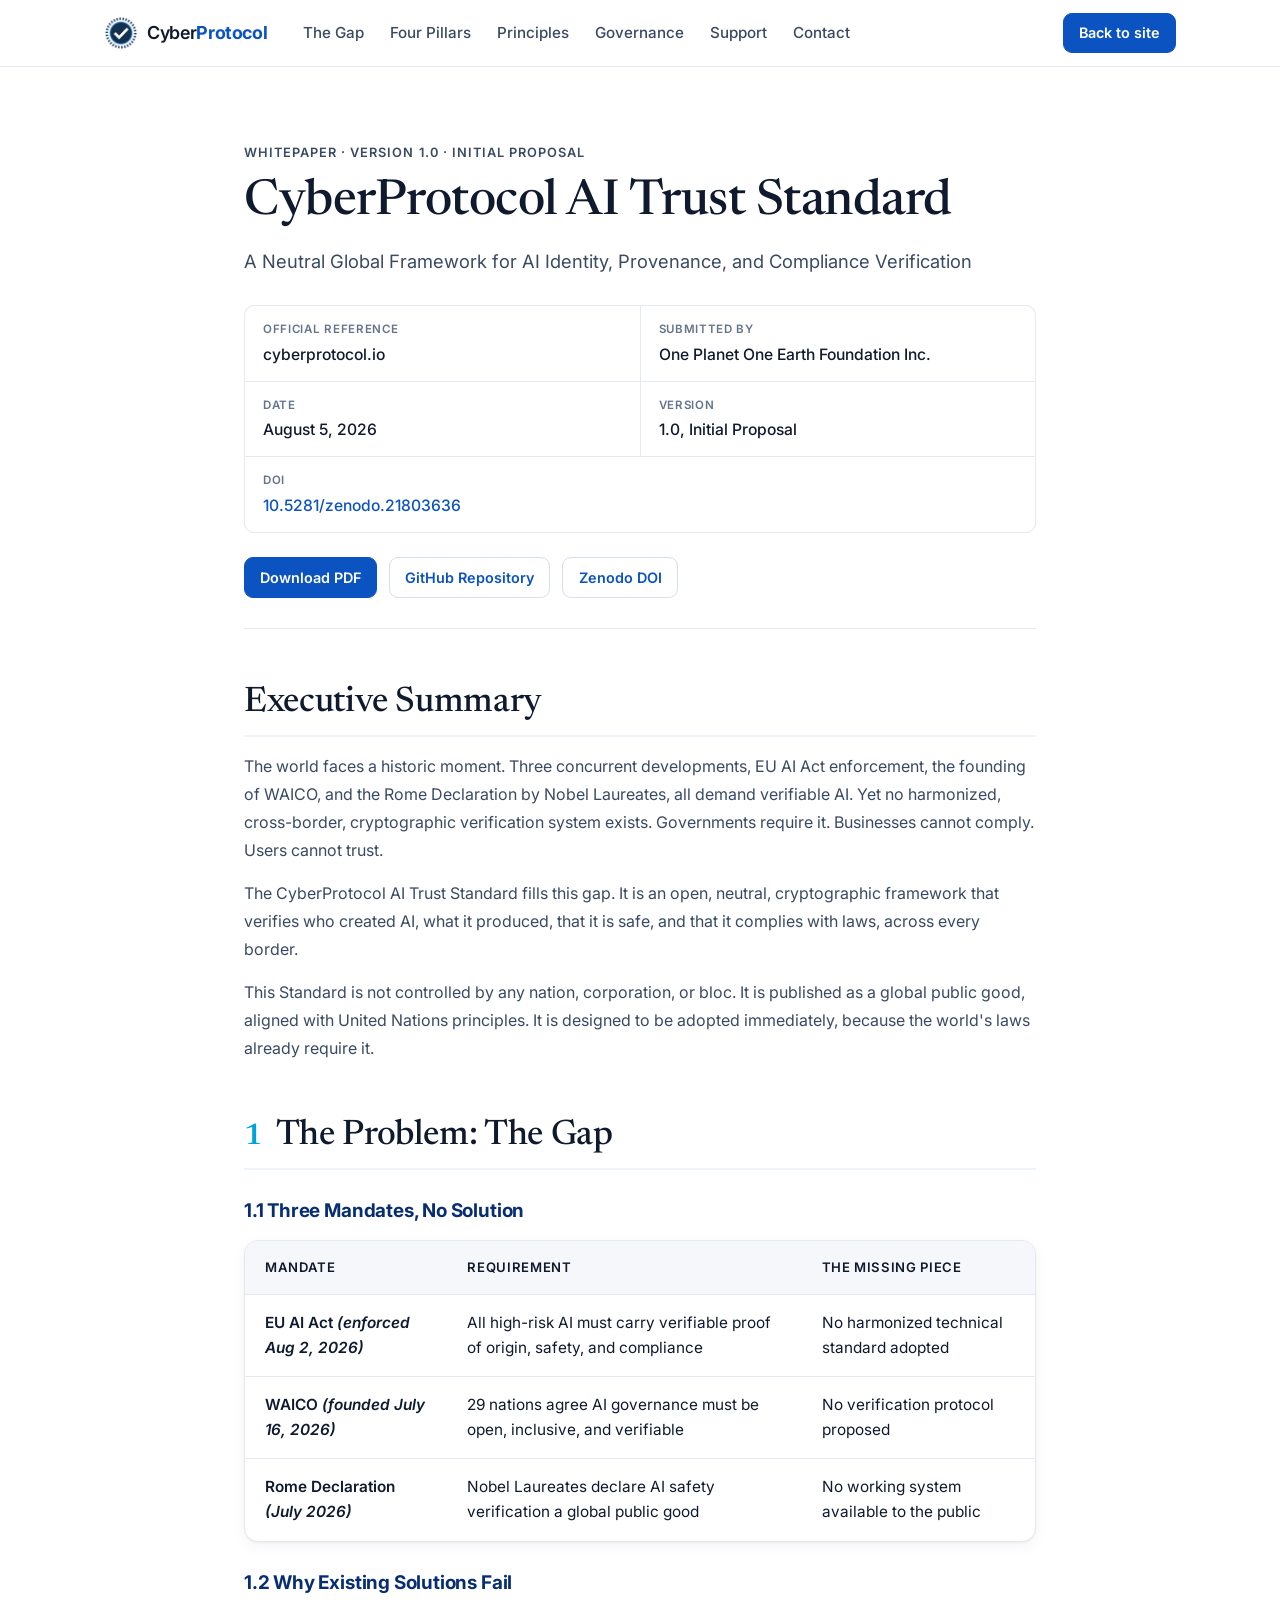
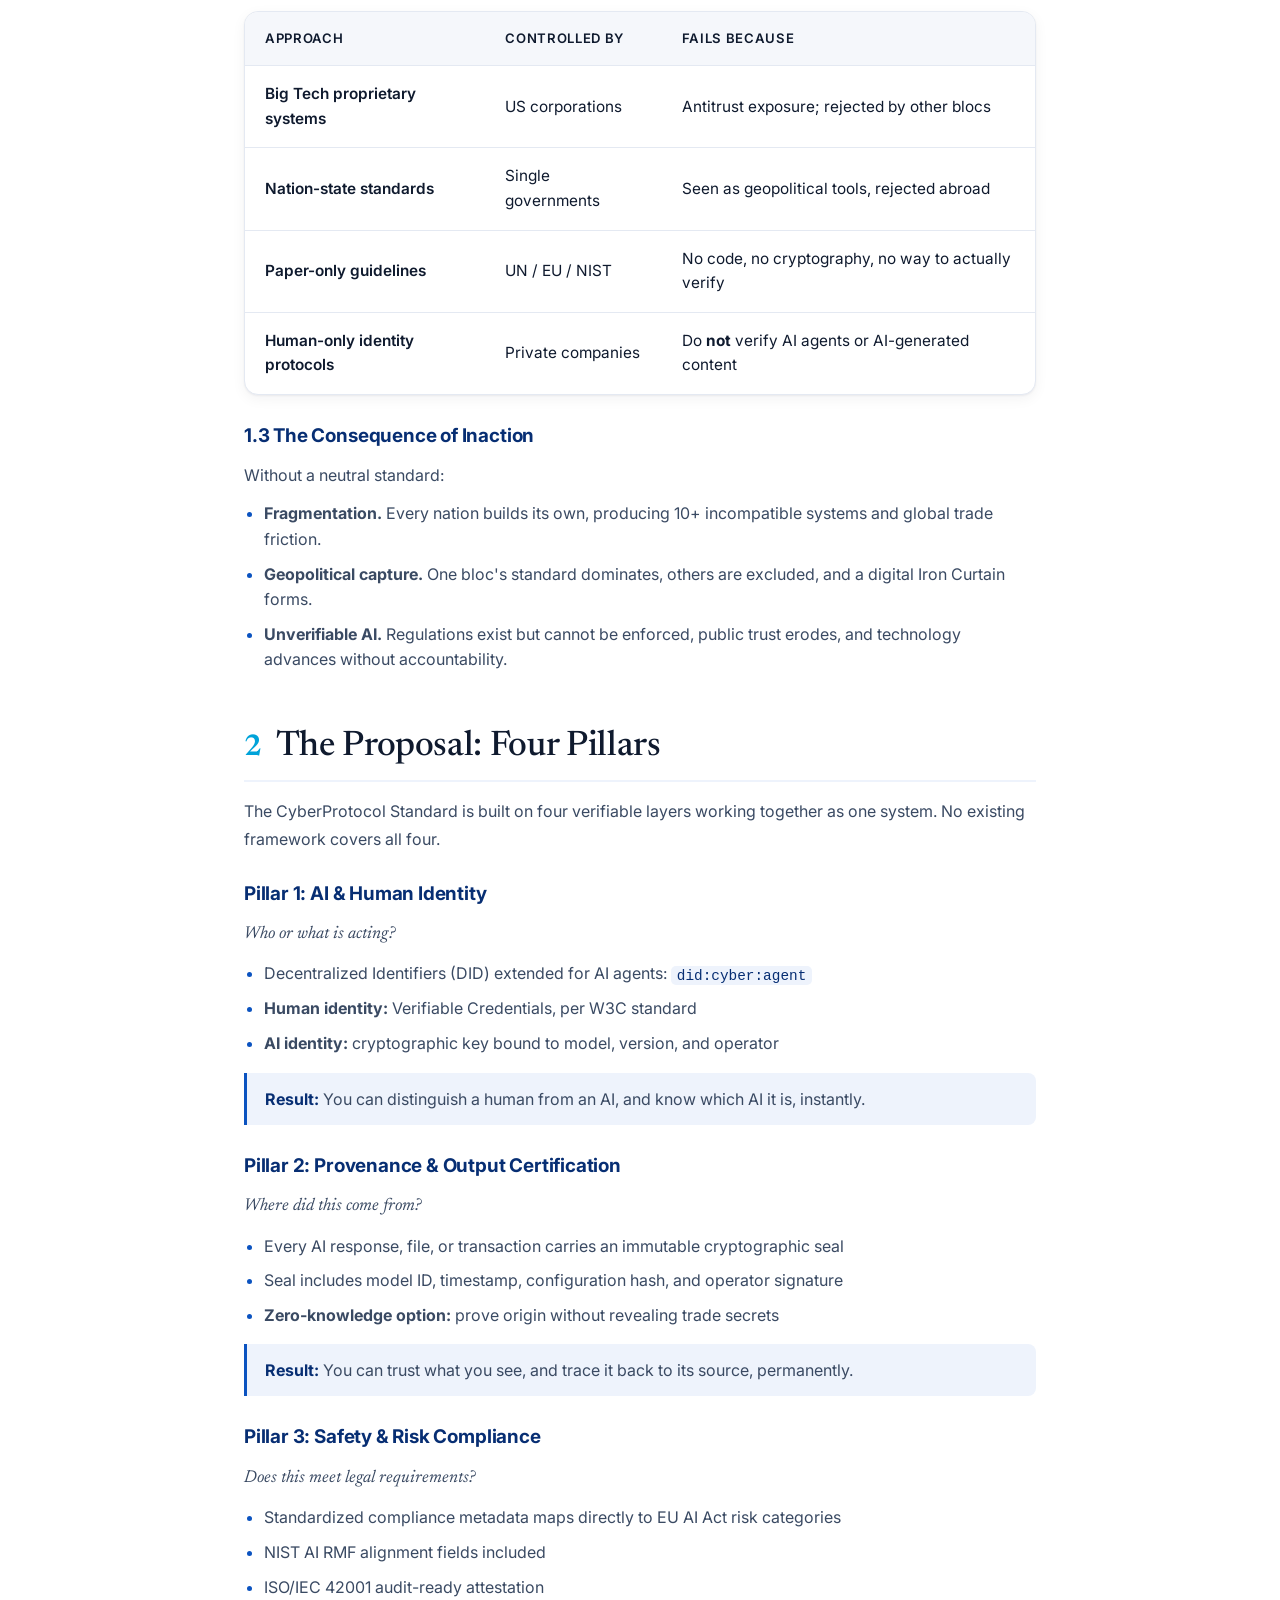
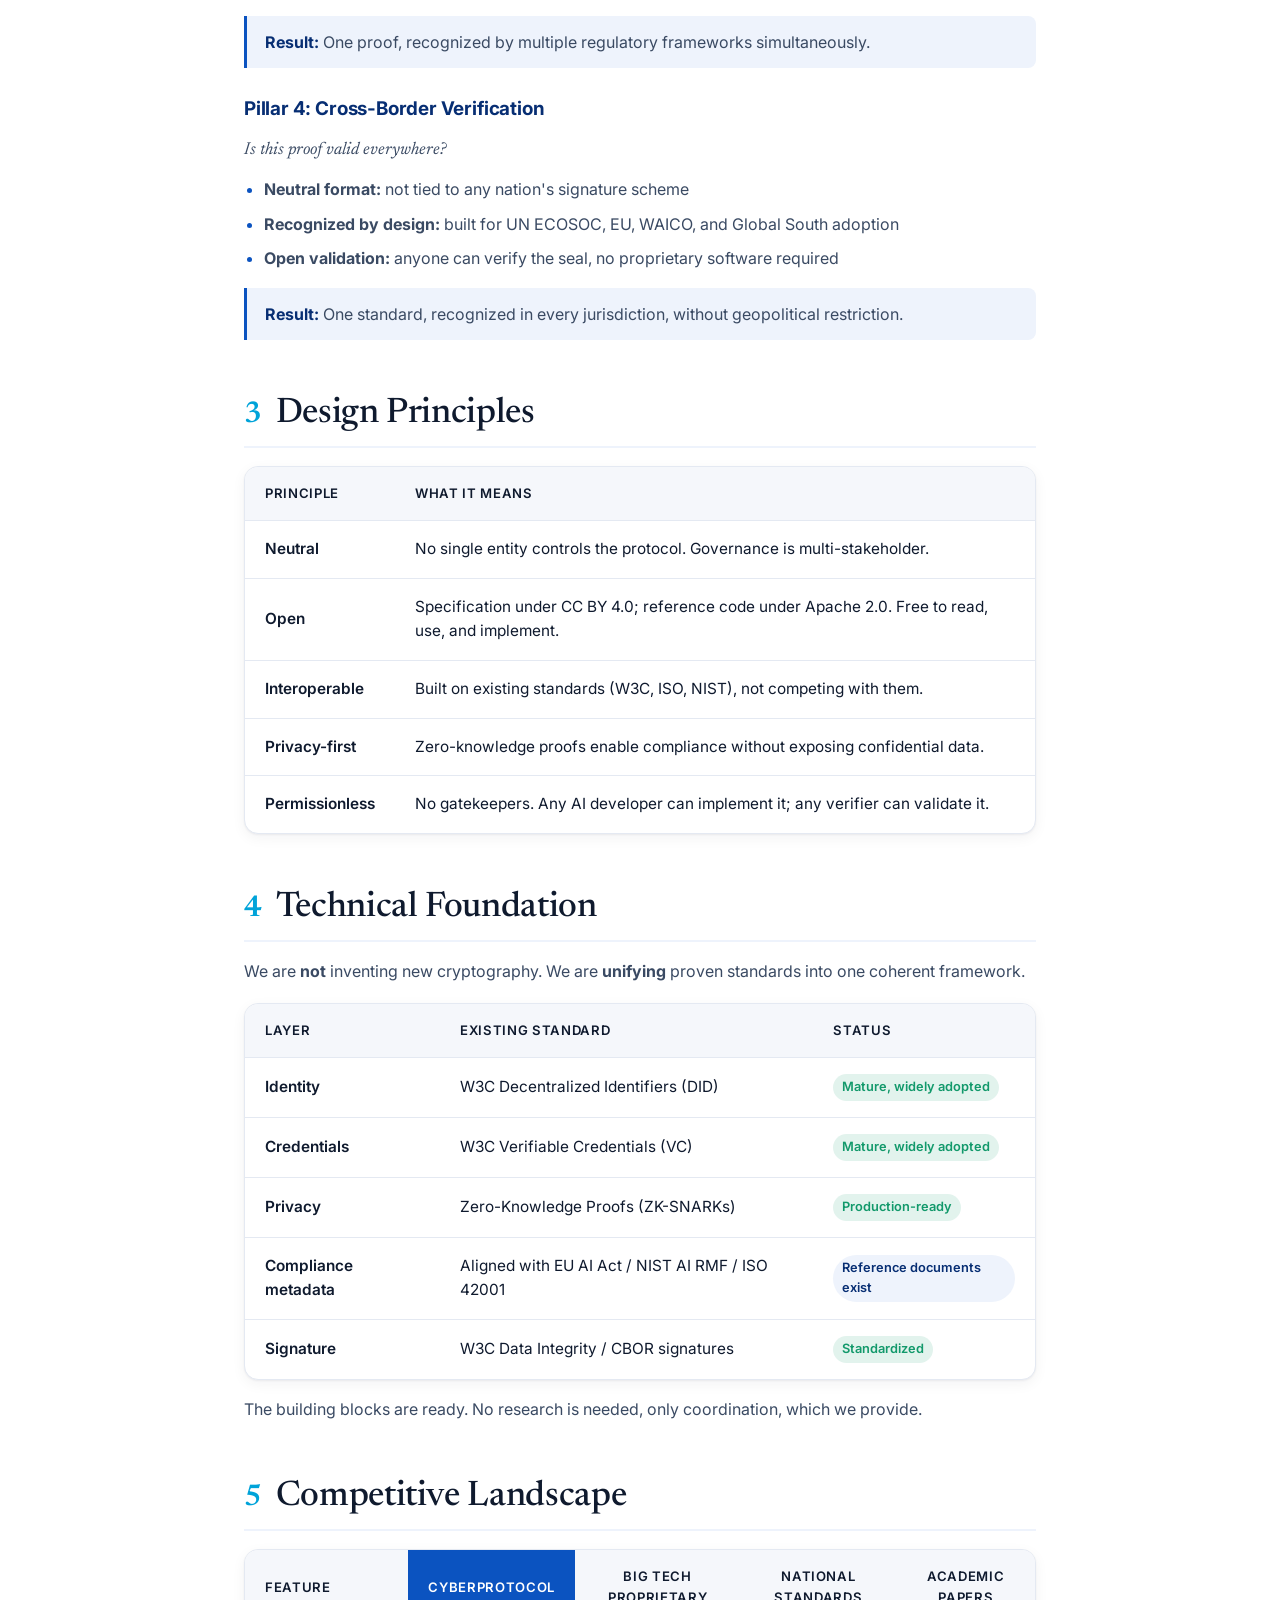
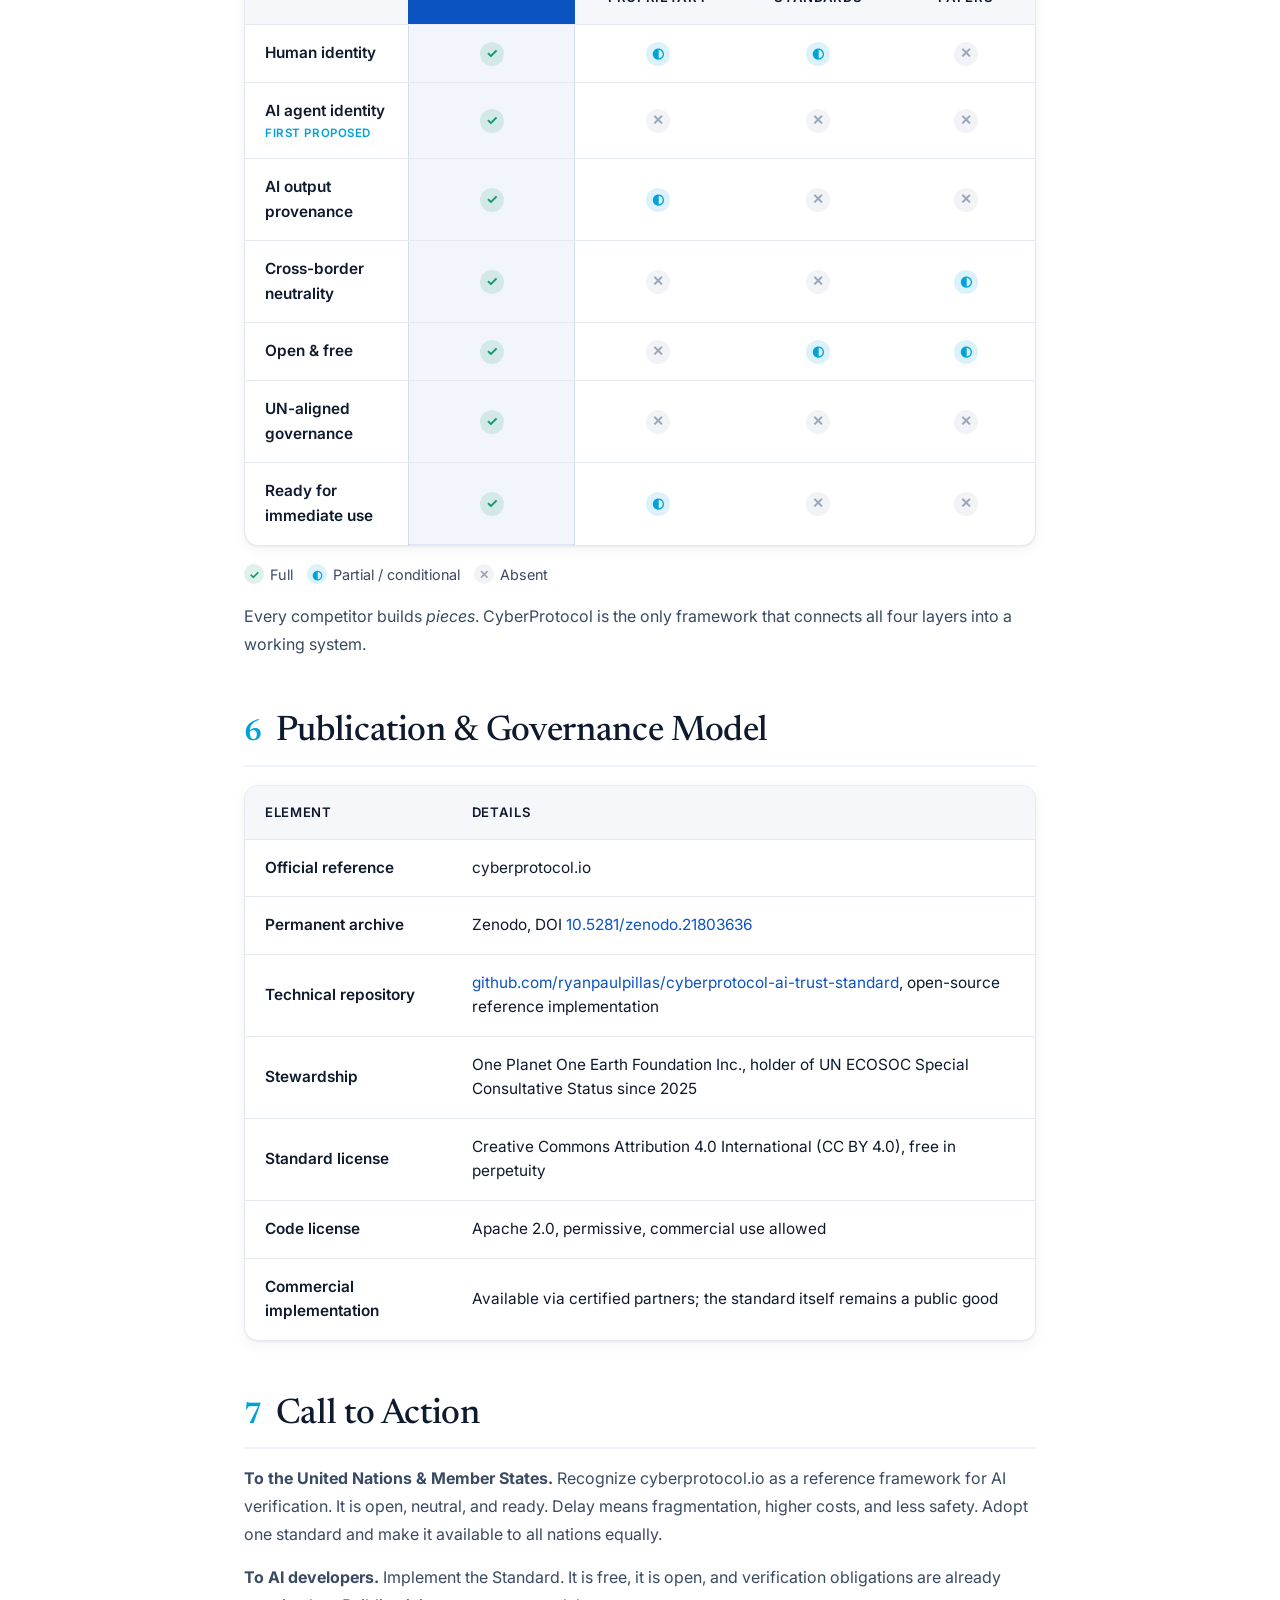
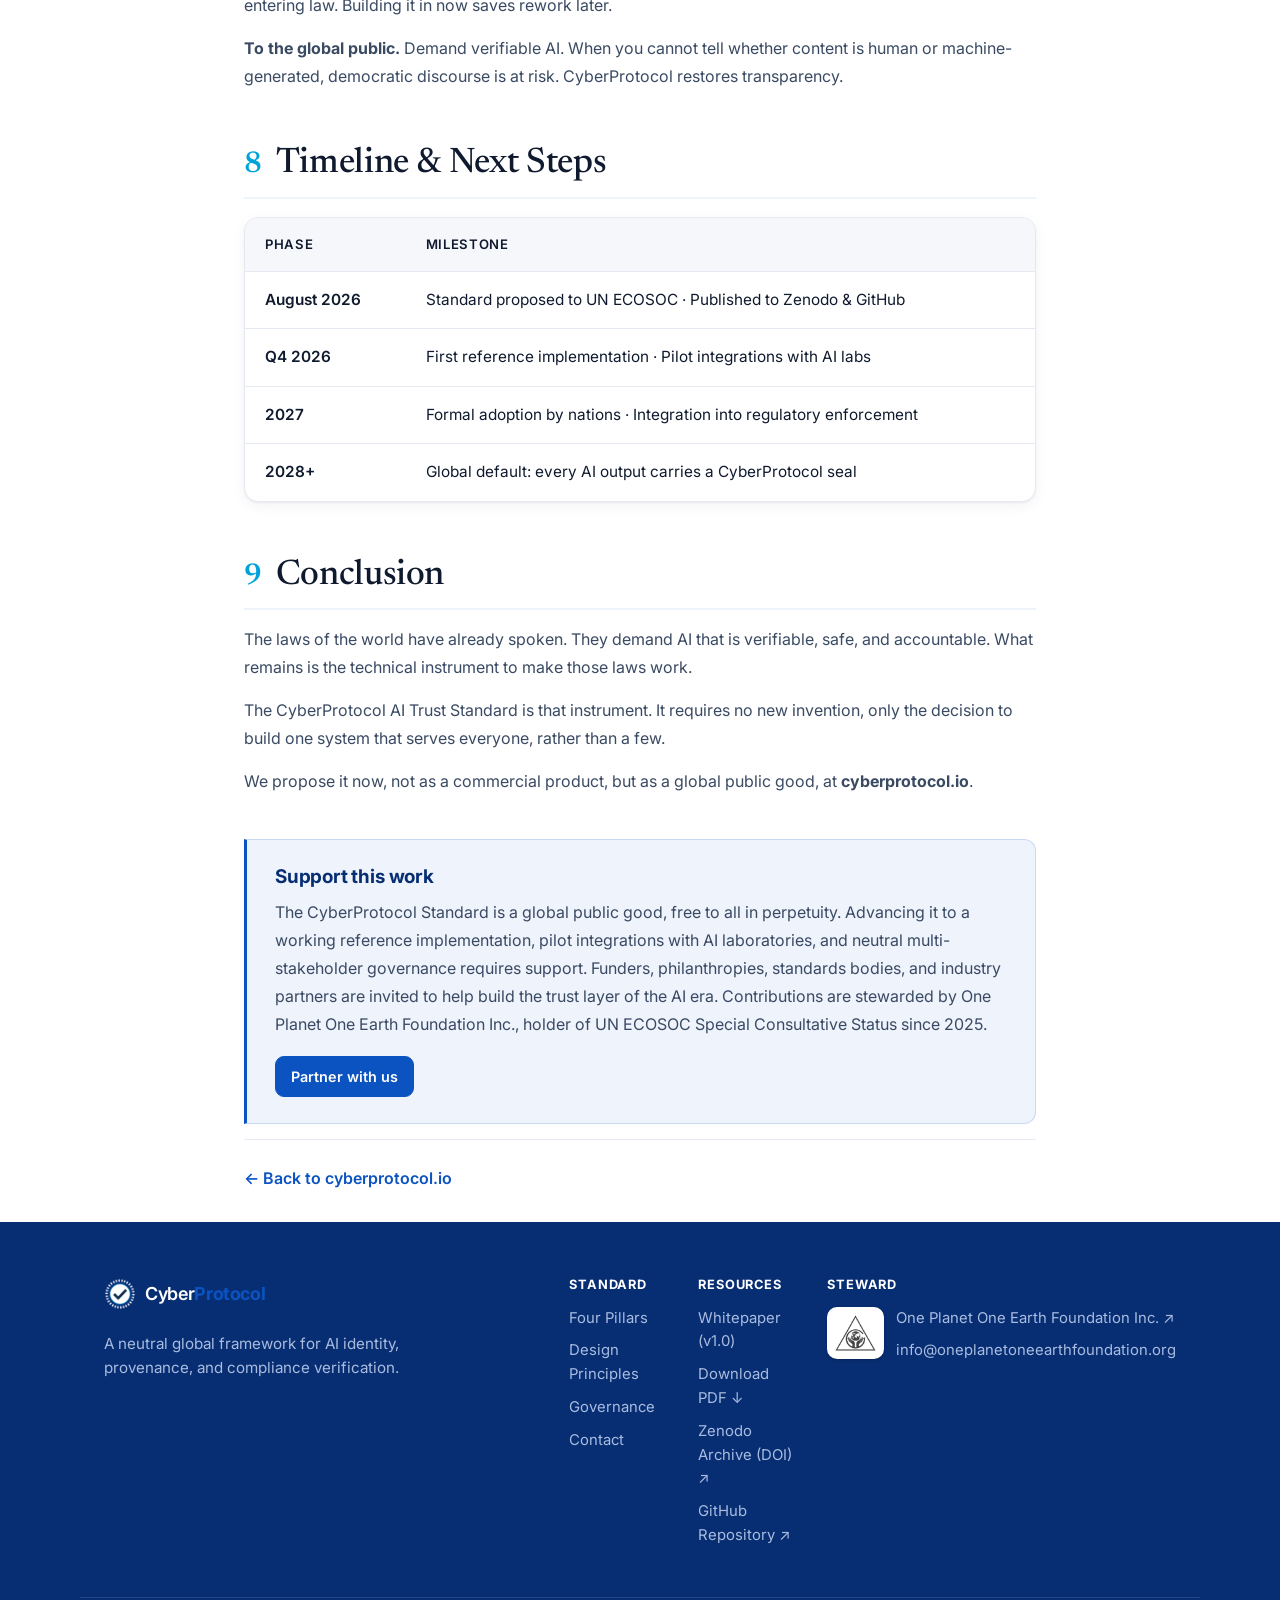
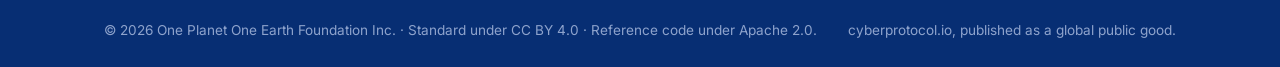
<file: website/whitepaper.html>
<!DOCTYPE html>
<html lang="en">
<head>
<meta charset="UTF-8" />
<meta name="viewport" content="width=device-width, initial-scale=1.0" />
<title>Whitepaper · CyberProtocol AI Trust Standard v1.0</title>
<meta name="description" content="The full CyberProtocol AI Trust Standard, Version 1.0. A neutral global framework for AI identity, provenance, and compliance verification. Published by One Planet One Earth Foundation Inc." />
<meta name="theme-color" content="#ffffff" />
<link rel="canonical" href="https://cyberprotocol.io/whitepaper.html" />
<meta name="robots" content="index, follow, max-image-preview:large, max-snippet:-1" />
<meta name="author" content="One Planet One Earth Foundation Inc." />
<meta name="twitter:card" content="summary_large_image" />
<meta name="twitter:title" content="Whitepaper · CyberProtocol AI Trust Standard v1.0" />
<meta name="twitter:description" content="The full CyberProtocol AI Trust Standard, Version 1.0." />
<meta name="twitter:image" content="https://cyberprotocol.io/assets/og-image.png" />
<meta property="og:type" content="article" />
<meta property="og:title" content="Whitepaper · CyberProtocol AI Trust Standard v1.0" />
<meta property="og:description" content="The full CyberProtocol AI Trust Standard, Version 1.0." />
<meta property="og:url" content="https://cyberprotocol.io/whitepaper.html" />
<meta property="og:image" content="https://cyberprotocol.io/assets/og-image.png" />
<meta property="og:image:width" content="1200" />
<meta property="og:image:height" content="630" />
<meta property="og:site_name" content="CyberProtocol" />

<link rel="icon" type="image/png" sizes="32x32" href="assets/favicon-32.png" />
<link rel="icon" type="image/png" sizes="512x512" href="assets/favicon-512.png" />
<link rel="apple-touch-icon" sizes="180x180" href="assets/favicon-180.png" />
<link rel="preconnect" href="https://fonts.googleapis.com" />
<link rel="preconnect" href="https://fonts.gstatic.com" crossorigin />
<link href="https://fonts.googleapis.com/css2?family=Newsreader:opsz,wght@6..72,400;6..72,500;6..72,600&family=Inter:wght@400;500;600;700&display=swap" rel="stylesheet" />
<link rel="stylesheet" href="assets/styles.css" />

<!-- Structured data (Schema.org) -->
<script type="application/ld+json">
{
  "@context": "https://schema.org",
  "@type": "TechArticle",
  "headline": "CyberProtocol AI Trust Standard, Version 1.0",
  "name": "CyberProtocol AI Trust Standard Whitepaper",
  "description": "The full CyberProtocol AI Trust Standard, Version 1.0. A neutral, open cryptographic framework for verifying AI Identity, Provenance, Safety, and Compliance across all jurisdictions.",
  "url": "https://cyberprotocol.io/whitepaper.html",
  "inLanguage": "en",
  "version": "1.0",
  "datePublished": "2026-08-05",
  "author": {
    "@type": "Organization",
    "name": "One Planet One Earth Foundation Inc.",
    "url": "https://www.oneplanetoneearthfoundation.org"
  },
  "publisher": {
    "@type": "Organization",
    "name": "One Planet One Earth Foundation Inc.",
    "logo": {
      "@type": "ImageObject",
      "url": "https://cyberprotocol.io/assets/opoe-logo.png"
    }
  },
  "license": "https://creativecommons.org/licenses/by/4.0/",
  "identifier": {
    "@type": "PropertyValue",
    "propertyID": "DOI",
    "value": "10.5281/zenodo.21803636"
  },
  "sameAs": [
    "https://doi.org/10.5281/zenodo.21803636",
    "https://github.com/ryanpaulpillas/cyberprotocol-ai-trust-standard"
  ],
  "associatedMedia": {
    "@type": "MediaObject",
    "contentUrl": "https://cyberprotocol.io/CyberProtocol-AI-Trust-Standard-v1.0.pdf",
    "encodingFormat": "application/pdf"
  },
  "keywords": "AI governance, verifiable AI, provenance, EU AI Act, NIST AI RMF, ISO/IEC 42001, decentralized identifiers"
}
</script>
</head>
<body>

<a class="skip" href="#wp-main">Skip to content</a>

<!-- Header -->
<header class="site-header" id="top">
  <div class="wrap nav">
    <a class="brand" href="index.html" aria-label="CyberProtocol home">
      <img class="brand-mark" src="assets/cp-mark-72.png" width="34" height="34" alt="" />
      <span class="brand-name">Cyber<strong>Protocol</strong></span>
    </a>
    <nav class="nav-links" id="primary-nav" aria-label="Primary">
      <a href="index.html#problem">The Gap</a>
      <a href="index.html#pillars">Four Pillars</a>
      <a href="index.html#principles">Principles</a>
      <a href="index.html#governance">Governance</a>
      <a href="index.html#support">Support</a>
      <a href="index.html#contact">Contact</a>
    </nav>
    <a class="btn btn-sm" href="index.html">Back to site</a>
    <button class="nav-toggle" type="button" aria-label="Toggle menu" aria-controls="primary-nav" aria-expanded="false"><span></span><span></span><span></span></button>
  </div>
</header>

<main class="wp" id="wp-main">
  <!-- Title block -->
  <div class="wp-head">
    <p class="wp-eyebrow">Whitepaper · Version 1.0 · Initial Proposal</p>
    <h1>CyberProtocol AI Trust Standard</h1>
    <p class="wp-sub">A Neutral Global Framework for AI Identity, Provenance, and Compliance Verification</p>
    <div class="wp-meta">
      <div><span class="k">Official Reference</span><span class="v">cyberprotocol.io</span></div>
      <div><span class="k">Submitted by</span><span class="v">One Planet One Earth Foundation Inc.</span></div>
      <div><span class="k">Date</span><span class="v">August 5, 2026</span></div>
      <div><span class="k">Version</span><span class="v">1.0, Initial Proposal</span></div>
      <div style="grid-column:1 / -1"><span class="k">DOI</span><span class="v"><a href="https://doi.org/10.5281/zenodo.21803636" target="_blank" rel="noopener">10.5281/zenodo.21803636</a></span></div>
    </div>
    <div class="wp-actions">
      <a class="btn btn-sm" href="CyberProtocol-AI-Trust-Standard-v1.0.pdf" download>Download PDF</a>
      <a class="btn btn-sm btn-ghost" href="https://github.com/ryanpaulpillas/cyberprotocol-ai-trust-standard" target="_blank" rel="noopener">GitHub Repository</a>
      <a class="btn btn-sm btn-ghost" href="https://doi.org/10.5281/zenodo.21803636" target="_blank" rel="noopener">Zenodo DOI</a>
    </div>
  </div>

  <!-- Executive Summary -->
  <section class="wp-section">
    <h2>Executive Summary</h2>
    <p>The world faces a historic moment. Three concurrent developments, EU AI Act enforcement, the founding of WAICO, and the Rome Declaration by Nobel Laureates, all demand verifiable AI. Yet no harmonized, cross-border, cryptographic verification system exists. Governments require it. Businesses cannot comply. Users cannot trust.</p>
    <p>The CyberProtocol AI Trust Standard fills this gap. It is an open, neutral, cryptographic framework that verifies who created AI, what it produced, that it is safe, and that it complies with laws, across every border.</p>
    <p>This Standard is not controlled by any nation, corporation, or bloc. It is published as a global public good, aligned with United Nations principles. It is designed to be adopted immediately, because the world's laws already require it.</p>
  </section>

  <!-- 1 -->
  <section class="wp-section">
    <h2><span class="wp-n">1</span> The Problem: The Gap</h2>

    <h3>1.1 Three Mandates, No Solution</h3>
    <div class="table-scroll">
      <table class="std-table">
        <thead><tr><th>Mandate</th><th>Requirement</th><th>The Missing Piece</th></tr></thead>
        <tbody>
          <tr><td>EU AI Act <em>(enforced Aug 2, 2026)</em></td><td>All high-risk AI must carry verifiable proof of origin, safety, and compliance</td><td>No harmonized technical standard adopted</td></tr>
          <tr><td>WAICO <em>(founded July 16, 2026)</em></td><td>29 nations agree AI governance must be open, inclusive, and verifiable</td><td>No verification protocol proposed</td></tr>
          <tr><td>Rome Declaration <em>(July 2026)</em></td><td>Nobel Laureates declare AI safety verification a global public good</td><td>No working system available to the public</td></tr>
        </tbody>
      </table>
    </div>

    <h3>1.2 Why Existing Solutions Fail</h3>
    <div class="table-scroll">
      <table class="std-table">
        <thead><tr><th>Approach</th><th>Controlled By</th><th>Fails Because</th></tr></thead>
        <tbody>
          <tr><td>Big Tech proprietary systems</td><td>US corporations</td><td>Antitrust exposure; rejected by other blocs</td></tr>
          <tr><td>Nation-state standards</td><td>Single governments</td><td>Seen as geopolitical tools, rejected abroad</td></tr>
          <tr><td>Paper-only guidelines</td><td>UN / EU / NIST</td><td>No code, no cryptography, no way to actually verify</td></tr>
          <tr><td>Human-only identity protocols</td><td>Private companies</td><td>Do <strong>not</strong> verify AI agents or AI-generated content</td></tr>
        </tbody>
      </table>
    </div>

    <h3>1.3 The Consequence of Inaction</h3>
    <p>Without a neutral standard:</p>
    <ul>
      <li><strong>Fragmentation.</strong> Every nation builds its own, producing 10+ incompatible systems and global trade friction.</li>
      <li><strong>Geopolitical capture.</strong> One bloc's standard dominates, others are excluded, and a digital Iron Curtain forms.</li>
      <li><strong>Unverifiable AI.</strong> Regulations exist but cannot be enforced, public trust erodes, and technology advances without accountability.</li>
    </ul>
  </section>

  <!-- 2 -->
  <section class="wp-section">
    <h2><span class="wp-n">2</span> The Proposal: Four Pillars</h2>
    <p>The CyberProtocol Standard is built on four verifiable layers working together as one system. No existing framework covers all four.</p>

    <h3>Pillar 1: AI &amp; Human Identity</h3>
    <p class="wp-q">Who or what is acting?</p>
    <ul>
      <li>Decentralized Identifiers (DID) extended for AI agents: <code>did:cyber:agent</code></li>
      <li><strong>Human identity:</strong> Verifiable Credentials, per W3C standard</li>
      <li><strong>AI identity:</strong> cryptographic key bound to model, version, and operator</li>
    </ul>
    <p class="wp-result"><strong>Result:</strong> You can distinguish a human from an AI, and know which AI it is, instantly.</p>

    <h3>Pillar 2: Provenance &amp; Output Certification</h3>
    <p class="wp-q">Where did this come from?</p>
    <ul>
      <li>Every AI response, file, or transaction carries an immutable cryptographic seal</li>
      <li>Seal includes model ID, timestamp, configuration hash, and operator signature</li>
      <li><strong>Zero-knowledge option:</strong> prove origin without revealing trade secrets</li>
    </ul>
    <p class="wp-result"><strong>Result:</strong> You can trust what you see, and trace it back to its source, permanently.</p>

    <h3>Pillar 3: Safety &amp; Risk Compliance</h3>
    <p class="wp-q">Does this meet legal requirements?</p>
    <ul>
      <li>Standardized compliance metadata maps directly to EU AI Act risk categories</li>
      <li>NIST AI RMF alignment fields included</li>
      <li>ISO/IEC 42001 audit-ready attestation</li>
    </ul>
    <p class="wp-result"><strong>Result:</strong> One proof, recognized by multiple regulatory frameworks simultaneously.</p>

    <h3>Pillar 4: Cross-Border Verification</h3>
    <p class="wp-q">Is this proof valid everywhere?</p>
    <ul>
      <li><strong>Neutral format:</strong> not tied to any nation's signature scheme</li>
      <li><strong>Recognized by design:</strong> built for UN ECOSOC, EU, WAICO, and Global South adoption</li>
      <li><strong>Open validation:</strong> anyone can verify the seal, no proprietary software required</li>
    </ul>
    <p class="wp-result"><strong>Result:</strong> One standard, recognized in every jurisdiction, without geopolitical restriction.</p>
  </section>

  <!-- 3 -->
  <section class="wp-section">
    <h2><span class="wp-n">3</span> Design Principles</h2>
    <div class="table-scroll">
      <table class="std-table">
        <thead><tr><th>Principle</th><th>What It Means</th></tr></thead>
        <tbody>
          <tr><td>Neutral</td><td>No single entity controls the protocol. Governance is multi-stakeholder.</td></tr>
          <tr><td>Open</td><td>Specification under CC BY 4.0; reference code under Apache 2.0. Free to read, use, and implement.</td></tr>
          <tr><td>Interoperable</td><td>Built on existing standards (W3C, ISO, NIST), not competing with them.</td></tr>
          <tr><td>Privacy-first</td><td>Zero-knowledge proofs enable compliance without exposing confidential data.</td></tr>
          <tr><td>Permissionless</td><td>No gatekeepers. Any AI developer can implement it; any verifier can validate it.</td></tr>
        </tbody>
      </table>
    </div>
  </section>

  <!-- 4 -->
  <section class="wp-section">
    <h2><span class="wp-n">4</span> Technical Foundation</h2>
    <p>We are <strong>not</strong> inventing new cryptography. We are <strong>unifying</strong> proven standards into one coherent framework.</p>
    <div class="table-scroll">
      <table class="std-table">
        <thead><tr><th>Layer</th><th>Existing Standard</th><th>Status</th></tr></thead>
        <tbody>
          <tr><td>Identity</td><td>W3C Decentralized Identifiers (DID)</td><td><span class="pill pill-ok">Mature, widely adopted</span></td></tr>
          <tr><td>Credentials</td><td>W3C Verifiable Credentials (VC)</td><td><span class="pill pill-ok">Mature, widely adopted</span></td></tr>
          <tr><td>Privacy</td><td>Zero-Knowledge Proofs (ZK-SNARKs)</td><td><span class="pill pill-ok">Production-ready</span></td></tr>
          <tr><td>Compliance metadata</td><td>Aligned with EU AI Act / NIST AI RMF / ISO 42001</td><td><span class="pill">Reference documents exist</span></td></tr>
          <tr><td>Signature</td><td>W3C Data Integrity / CBOR signatures</td><td><span class="pill pill-ok">Standardized</span></td></tr>
        </tbody>
      </table>
    </div>
    <p>The building blocks are ready. No research is needed, only coordination, which we provide.</p>
  </section>

  <!-- 5 -->
  <section class="wp-section">
    <h2><span class="wp-n">5</span> Competitive Landscape</h2>
    <div class="table-scroll">
      <table class="std-table compare">
        <thead>
          <tr><th>Feature</th><th class="hl">CyberProtocol</th><th>Big Tech Proprietary</th><th>National Standards</th><th>Academic Papers</th></tr>
        </thead>
        <tbody>
          <tr><td>Human identity</td><td class="hl"><span class="mk ok">✓</span></td><td><span class="mk part">◐</span></td><td><span class="mk part">◐</span></td><td><span class="mk no">✕</span></td></tr>
          <tr><td>AI agent identity <em class="first">first proposed</em></td><td class="hl"><span class="mk ok">✓</span></td><td><span class="mk no">✕</span></td><td><span class="mk no">✕</span></td><td><span class="mk no">✕</span></td></tr>
          <tr><td>AI output provenance</td><td class="hl"><span class="mk ok">✓</span></td><td><span class="mk part">◐</span></td><td><span class="mk no">✕</span></td><td><span class="mk no">✕</span></td></tr>
          <tr><td>Cross-border neutrality</td><td class="hl"><span class="mk ok">✓</span></td><td><span class="mk no">✕</span></td><td><span class="mk no">✕</span></td><td><span class="mk part">◐</span></td></tr>
          <tr><td>Open &amp; free</td><td class="hl"><span class="mk ok">✓</span></td><td><span class="mk no">✕</span></td><td><span class="mk part">◐</span></td><td><span class="mk part">◐</span></td></tr>
          <tr><td>UN-aligned governance</td><td class="hl"><span class="mk ok">✓</span></td><td><span class="mk no">✕</span></td><td><span class="mk no">✕</span></td><td><span class="mk no">✕</span></td></tr>
          <tr><td>Ready for immediate use</td><td class="hl"><span class="mk ok">✓</span></td><td><span class="mk part">◐</span></td><td><span class="mk no">✕</span></td><td><span class="mk no">✕</span></td></tr>
        </tbody>
      </table>
    </div>
    <p class="legend"><span class="mk ok">✓</span> Full &nbsp; <span class="mk part">◐</span> Partial / conditional &nbsp; <span class="mk no">✕</span> Absent</p>
    <p>Every competitor builds <em>pieces</em>. CyberProtocol is the only framework that connects all four layers into a working system.</p>
  </section>

  <!-- 6 -->
  <section class="wp-section">
    <h2><span class="wp-n">6</span> Publication &amp; Governance Model</h2>
    <div class="table-scroll">
      <table class="std-table">
        <thead><tr><th>Element</th><th>Details</th></tr></thead>
        <tbody>
          <tr><td>Official reference</td><td>cyberprotocol.io</td></tr>
          <tr><td>Permanent archive</td><td>Zenodo, DOI <a href="https://doi.org/10.5281/zenodo.21803636" target="_blank" rel="noopener">10.5281/zenodo.21803636</a></td></tr>
          <tr><td>Technical repository</td><td><a href="https://github.com/ryanpaulpillas/cyberprotocol-ai-trust-standard" target="_blank" rel="noopener">github.com/ryanpaulpillas/cyberprotocol-ai-trust-standard</a>, open-source reference implementation</td></tr>
          <tr><td>Stewardship</td><td>One Planet One Earth Foundation Inc., holder of UN ECOSOC Special Consultative Status since 2025</td></tr>
          <tr><td>Standard license</td><td>Creative Commons Attribution 4.0 International (CC BY 4.0), free in perpetuity</td></tr>
          <tr><td>Code license</td><td>Apache 2.0, permissive, commercial use allowed</td></tr>
          <tr><td>Commercial implementation</td><td>Available via certified partners; the standard itself remains a public good</td></tr>
        </tbody>
      </table>
    </div>
  </section>

  <!-- 7 -->
  <section class="wp-section">
    <h2><span class="wp-n">7</span> Call to Action</h2>
    <p><strong>To the United Nations &amp; Member States.</strong> Recognize cyberprotocol.io as a reference framework for AI verification. It is open, neutral, and ready. Delay means fragmentation, higher costs, and less safety. Adopt one standard and make it available to all nations equally.</p>
    <p><strong>To AI developers.</strong> Implement the Standard. It is free, it is open, and verification obligations are already entering law. Building it in now saves rework later.</p>
    <p><strong>To the global public.</strong> Demand verifiable AI. When you cannot tell whether content is human or machine-generated, democratic discourse is at risk. CyberProtocol restores transparency.</p>
  </section>

  <!-- 8 -->
  <section class="wp-section">
    <h2><span class="wp-n">8</span> Timeline &amp; Next Steps</h2>
    <div class="table-scroll">
      <table class="std-table">
        <thead><tr><th>Phase</th><th>Milestone</th></tr></thead>
        <tbody>
          <tr><td>August 2026</td><td>Standard proposed to UN ECOSOC · Published to Zenodo &amp; GitHub</td></tr>
          <tr><td>Q4 2026</td><td>First reference implementation · Pilot integrations with AI labs</td></tr>
          <tr><td>2027</td><td>Formal adoption by nations · Integration into regulatory enforcement</td></tr>
          <tr><td>2028+</td><td>Global default: every AI output carries a CyberProtocol seal</td></tr>
        </tbody>
      </table>
    </div>
  </section>

  <!-- 9 -->
  <section class="wp-section">
    <h2><span class="wp-n">9</span> Conclusion</h2>
    <p>The laws of the world have already spoken. They demand AI that is verifiable, safe, and accountable. What remains is the technical instrument to make those laws work.</p>
    <p>The CyberProtocol AI Trust Standard is that instrument. It requires no new invention, only the decision to build one system that serves everyone, rather than a few.</p>
    <p>We propose it now, not as a commercial product, but as a global public good, at <strong>cyberprotocol.io</strong>.</p>
  </section>

  <div class="wp-support">
    <h3>Support this work</h3>
    <p>The CyberProtocol Standard is a global public good, free to all in perpetuity. Advancing it to a working reference implementation, pilot integrations with AI laboratories, and neutral multi-stakeholder governance requires support. Funders, philanthropies, standards bodies, and industry partners are invited to help build the trust layer of the AI era. Contributions are stewarded by One Planet One Earth Foundation Inc., holder of UN ECOSOC Special Consultative Status since 2025.</p>
    <a class="btn btn-sm" href="index.html#contact">Partner with us</a>
  </div>

  <p class="wp-back"><a href="index.html">← Back to cyberprotocol.io</a></p>
</main>

<!-- Footer -->
<footer class="site-footer">
  <div class="wrap footer-inner">
    <div class="footer-brand">
      <a class="brand" href="index.html" aria-label="CyberProtocol home">
        <img class="brand-mark" src="assets/cp-mark-dark-72.png" width="32" height="32" alt="" />
        <span class="brand-name">Cyber<strong>Protocol</strong></span>
      </a>
      <p class="footer-tag">A neutral global framework for AI identity, provenance, and compliance verification.</p>
    </div>
    <div class="footer-cols">
      <div>
        <h5>Standard</h5>
        <a href="index.html#pillars">Four Pillars</a>
        <a href="index.html#principles">Design Principles</a>
        <a href="index.html#governance">Governance</a>
        <a href="index.html#contact">Contact</a>
      </div>
      <div>
        <h5>Resources</h5>
        <a href="whitepaper.html">Whitepaper (v1.0)</a>
        <a href="CyberProtocol-AI-Trust-Standard-v1.0.pdf" download>Download PDF ↓</a>
        <a href="https://doi.org/10.5281/zenodo.21803636" target="_blank" rel="noopener">Zenodo Archive (DOI) ↗</a>
        <a href="https://github.com/ryanpaulpillas/cyberprotocol-ai-trust-standard" target="_blank" rel="noopener">GitHub Repository ↗</a>
      </div>
      <div class="footer-steward">
        <h5>Steward</h5>
        <div class="footer-steward-row">
          <span class="footer-logo-chip"><img src="assets/opoe-logo-128.png" width="45" height="40" alt="One Planet One Earth Foundation logo" /></span>
          <div>
            <a href="https://www.oneplanetoneearthfoundation.org" target="_blank" rel="noopener">One Planet One Earth Foundation Inc. ↗</a>
            <a href="mailto:info@oneplanetoneearthfoundation.org">info@oneplanetoneearthfoundation.org</a>
          </div>
        </div>
      </div>
    </div>
  </div>
  <div class="wrap footer-legal">
    <p>© 2026 One Planet One Earth Foundation Inc. · Standard under CC BY 4.0 · Reference code under Apache 2.0.</p>
    <p>cyberprotocol.io, published as a global public good.</p>
  </div>
</footer>

<script src="assets/script.js"></script>
</body>
</html>
</file>
<file: website/assets/styles.css>
/* ==========================================================================
   CyberProtocol AI Trust Standard : white / institutional theme
   ========================================================================== */

:root{
  --brand:      #0b53c0;   /* trust blue      */
  --brand-deep: #072e73;   /* deep navy       */
  --accent:     #00a3d9;   /* UN cyan         */
  --verify:     #12996b;   /* verified green  */
  --no:         #c2410c;   /* absent (muted)  */
  --danger:     #dc2626;   /* alarm red       */
  --danger-bg:  #fdf3f2;   /* alarm tint      */
  --amber:      #b45309;   /* urgency amber   */

  --bg:      #ffffff;
  --bg-soft: #f5f7fb;
  --bg-tint: #eef3fc;
  --ink:     #0f1a2e;
  --ink-mid: #3a4a63;
  --ink-soft:#64748b;
  --line:    #e4e9f2;
  --line-2:  #d6deec;

  --serif: "Newsreader", Georgia, "Times New Roman", serif;
  --sans:  "Inter", -apple-system, BlinkMacSystemFont, "Segoe UI", Roboto, sans-serif;

  --wrap: 1120px;
  --radius: 14px;
  --shadow: 0 1px 2px rgba(15,26,46,.04), 0 8px 30px rgba(15,26,46,.06);
  --shadow-sm: 0 1px 2px rgba(15,26,46,.05), 0 4px 14px rgba(15,26,46,.05);
}

*{ box-sizing:border-box; }
html{ scroll-behavior:smooth; scroll-padding-top:84px; }
body{
  margin:0;
  font-family:var(--sans);
  color:var(--ink);
  background:var(--bg);
  line-height:1.6;
  -webkit-font-smoothing:antialiased;
  text-rendering:optimizeLegibility;
}
a{ color:var(--brand); text-decoration:none; }
h1,h2,h3,h4,h5{ margin:0; line-height:1.15; letter-spacing:-.01em; }
p{ margin:0; }
code{ font-family:ui-monospace,SFMono-Regular,Menlo,monospace; font-size:.9em; background:var(--bg-tint); color:var(--brand-deep); padding:.12em .4em; border-radius:5px; }
em{ font-style:italic; }

.wrap{ width:100%; max-width:var(--wrap); margin:0 auto; padding:0 24px; }

.skip{ position:absolute; left:-999px; top:0; background:var(--brand); color:#fff; padding:10px 16px; z-index:200; border-radius:0 0 8px 0; }
.skip:focus{ left:0; }

/* ---------- Buttons ---------- */
.btn{
  display:inline-flex; align-items:center; gap:.5em;
  background:var(--brand); color:#fff; font-weight:600; font-size:.98rem;
  padding:.8em 1.4em; border-radius:10px; border:1px solid var(--brand);
  transition:transform .15s ease, box-shadow .15s ease, background .15s ease;
  box-shadow:0 6px 18px rgba(11,83,192,.22);
}
.btn:hover{ background:var(--brand-deep); transform:translateY(-1px); box-shadow:0 10px 24px rgba(11,83,192,.28); }
.btn-ghost{ background:#fff; color:var(--brand); box-shadow:none; border-color:var(--line-2); }
.btn-ghost:hover{ background:var(--bg-soft); color:var(--brand-deep); transform:translateY(-1px); }
.btn-sm{ padding:.55em 1.05em; font-size:.9rem; border-radius:9px; box-shadow:none; }

/* ---------- Header ---------- */
.site-header{
  position:sticky; top:0; z-index:100;
  background:rgba(255,255,255,.82);
  backdrop-filter:saturate(180%) blur(12px);
  border-bottom:1px solid var(--line);
}
.nav{ display:flex; align-items:center; gap:22px; height:66px; }
.brand{ display:inline-flex; align-items:center; gap:9px; color:var(--ink); }
.brand-mark{ flex:0 0 auto; }
.brand-name{ font-weight:600; font-size:1.12rem; letter-spacing:-.02em; }
.brand-name strong{ color:var(--brand); font-weight:700; }
.nav-links{ display:flex; gap:26px; margin-left:14px; margin-right:auto; }
.nav-links a{ color:var(--ink-mid); font-weight:500; font-size:.95rem; position:relative; }
.nav-links a:hover{ color:var(--brand); }
.nav-links a::after{ content:""; position:absolute; left:0; bottom:-6px; height:2px; width:0; background:var(--brand); transition:width .2s ease; }
.nav-links a:hover::after{ width:100%; }
.nav-toggle{ display:none; background:none; border:0; flex-direction:column; gap:5px; cursor:pointer; padding:6px; }
.nav-toggle span{ width:22px; height:2px; background:var(--ink); border-radius:2px; transition:.25s; }

/* ---------- Hero ---------- */
.hero{
  position:relative;
  padding:78px 0 0;
  background:
    radial-gradient(60% 90% at 85% -10%, rgba(0,163,217,.10), transparent 60%),
    radial-gradient(70% 90% at 8% 0%, rgba(11,83,192,.08), transparent 55%),
    linear-gradient(180deg,#fbfcff 0%, #ffffff 70%);
  border-bottom:1px solid var(--line);
  overflow:hidden;
}
.hero-inner{ text-align:center; max-width:900px; }
.eyebrow{
  display:inline-block; font-size:.82rem; font-weight:600; letter-spacing:.08em; text-transform:uppercase;
  color:var(--brand); background:var(--bg-tint); padding:.45em 1em; border-radius:999px; margin-bottom:26px;
  border:1px solid rgba(11,83,192,.14);
}
.hero h1{
  font-family:var(--serif); font-weight:500;
  font-size:clamp(2.5rem, 6vw, 4.4rem); line-height:1.04; letter-spacing:-.02em;
  color:var(--ink);
}
.grad{ background:linear-gradient(100deg,var(--brand) 10%, var(--accent) 90%); -webkit-background-clip:text; background-clip:text; color:transparent; }
.lede{
  font-size:clamp(1.08rem,2vw,1.32rem); color:var(--ink-mid); margin:26px auto 0; max-width:720px; line-height:1.55;
}
.lede em{ color:var(--ink); font-style:normal; font-weight:600; }
.hero-cta{ display:flex; gap:14px; justify-content:center; flex-wrap:wrap; margin-top:34px; }
.hero-badges{
  display:flex; flex-wrap:wrap; gap:10px 22px; justify-content:center; list-style:none; padding:0;
  margin:44px auto 0; max-width:760px; color:var(--ink-soft); font-size:.9rem; font-weight:500;
}
.hero-badges li{ display:inline-flex; align-items:center; gap:8px; }
.hero-badges .dot{ width:7px; height:7px; border-radius:50%; background:var(--verify); box-shadow:0 0 0 3px rgba(18,153,107,.14); }

/* steward card */
.hero-steward{ margin-top:56px; padding-bottom:46px; }
.steward-card{
  display:flex; align-items:center; gap:18px; justify-content:center;
  background:#fff; border:1px solid var(--line); border-radius:var(--radius);
  padding:18px 26px; box-shadow:var(--shadow-sm); max-width:640px; margin:0 auto;
}
.steward-emblem{ flex:0 0 auto; display:flex; }
.steward-kicker{ font-size:.72rem; text-transform:uppercase; letter-spacing:.1em; color:var(--ink-soft); font-weight:600; }
.steward-name{ font-family:var(--serif); font-size:1.22rem; color:var(--ink); margin-top:2px; }
.steward-sub{ font-size:.9rem; color:var(--brand); font-weight:600; margin-top:2px; }

/* ---------- Summary strip ---------- */
.summary{ background:var(--brand-deep); color:#fff; padding:44px 0; }
.summary-text{ font-family:var(--serif); font-size:clamp(1.2rem,2.4vw,1.7rem); line-height:1.5; text-align:center; max-width:960px; margin:0 auto; font-weight:400; color:#eaf1ff; }
.summary-text strong{ color:#fff; font-weight:600; box-shadow:inset 0 -.55em 0 rgba(0,163,217,.35); }

/* ---------- Sections ---------- */
.section{ padding:86px 0; }
.section-alt{ background:var(--bg-soft); border-top:1px solid var(--line); border-bottom:1px solid var(--line); }
.section-head{ max-width:760px; margin-bottom:48px; }
.section-head.center{ margin-left:auto; margin-right:auto; text-align:center; }
.section-index{ font-family:var(--serif); font-size:.95rem; color:var(--accent); font-weight:600; letter-spacing:.05em; margin-bottom:10px; }
.section-head h2{ font-family:var(--serif); font-weight:500; font-size:clamp(1.9rem,3.6vw,2.9rem); color:var(--ink); }
.section-sub{ font-size:1.1rem; color:var(--ink-mid); margin-top:16px; line-height:1.55; }

/* cards (problem) */
.cards-3{ display:grid; grid-template-columns:repeat(3,1fr); gap:20px; }
.card{ background:linear-gradient(180deg, var(--danger-bg), #fff 55%); border:1px solid color-mix(in srgb, var(--danger) 14%, var(--line)); border-top:3px solid color-mix(in srgb, var(--danger) 55%, var(--line)); border-radius:var(--radius); padding:26px; box-shadow:var(--shadow-sm); transition:transform .18s ease, box-shadow .18s ease; }
.card:hover{ transform:translateY(-3px); box-shadow:var(--shadow); }
.card-tag{ font-size:.76rem; font-weight:700; text-transform:uppercase; letter-spacing:.06em; color:var(--amber); margin-bottom:8px; }
.card h3{ font-size:1.3rem; margin-bottom:10px; color:var(--ink); }
.card p{ color:var(--ink-mid); font-size:.98rem; }
.card-gap{ margin-top:16px; padding-top:14px; border-top:1px dashed color-mix(in srgb, var(--danger) 28%, var(--line-2)); font-size:.92rem; color:var(--ink-mid); }
.card-gap .miss{ display:inline-block; background:color-mix(in srgb, var(--danger) 12%, #fff); color:var(--danger); font-weight:700; font-size:.66rem; text-transform:uppercase; letter-spacing:.05em; padding:.24em .62em; border-radius:999px; margin-right:7px; border:1px solid color-mix(in srgb, var(--danger) 22%, transparent); }

/* split lists */
.split{ display:grid; grid-template-columns:1fr 1fr; gap:32px; margin-top:52px; align-items:start; }
.split-title{ font-size:1.25rem; margin-bottom:18px; color:var(--ink); }
.fail-list, .conseq-list{ list-style:none; padding:0; margin:0; display:grid; gap:15px; }
.fail-list li, .conseq-list li{ position:relative; padding-left:28px; color:var(--ink-mid); font-size:.98rem; line-height:1.5; }
.fail-list li::before{ content:"✕"; position:absolute; left:0; top:0; color:var(--danger); font-weight:800; }
.fail-list strong, .conseq-list strong{ color:var(--ink); }

/* consequence of inaction = alarm panel */
.conseq-panel{ background:var(--danger-bg); border:1px solid color-mix(in srgb, var(--danger) 20%, var(--line)); border-radius:14px; padding:26px 28px; }
.conseq-panel .split-title{ color:var(--danger); }
.conseq-list li{ padding-left:32px; }
.conseq-list li::before{ content:"!"; position:absolute; left:0; top:2px; width:19px; height:19px; border-radius:50%; background:var(--danger); color:#fff; font-size:.74rem; font-weight:800; display:flex; align-items:center; justify-content:center; }
.urgent{ color:var(--danger); font-weight:600; }

/* ---------- Pillars ---------- */
.pillars{ display:grid; grid-template-columns:1fr 1fr; gap:22px; }
.pillar{ --pc:var(--brand); display:flex; gap:20px; background:color-mix(in srgb, var(--pc) 3.5%, #fff); border:1px solid color-mix(in srgb, var(--pc) 16%, var(--line)); border-radius:var(--radius); padding:28px; box-shadow:var(--shadow-sm); transition:transform .18s ease, box-shadow .18s ease, border-color .18s ease; }
.pillar:hover{ transform:translateY(-3px); box-shadow:var(--shadow); border-color:color-mix(in srgb, var(--pc) 45%, var(--line)); }
.pillar:nth-child(1){ --pc:#0b53c0; }
.pillar:nth-child(2){ --pc:#0891b2; }
.pillar:nth-child(3){ --pc:#0f9d63; }
.pillar:nth-child(4){ --pc:#6244c5; }
.pillar-num{
  flex:0 0 auto; width:44px; height:44px; border-radius:12px;
  background:linear-gradient(135deg, var(--pc), color-mix(in srgb, var(--pc) 60%, #ffffff)); color:#fff;
  font-family:var(--serif); font-size:1.5rem; font-weight:600;
  display:flex; align-items:center; justify-content:center;
  box-shadow:0 6px 16px color-mix(in srgb, var(--pc) 30%, transparent);
}
.pillar-body h3{ font-size:1.28rem; color:var(--ink); }
.pillar-q{ font-style:italic; color:var(--pc); font-weight:500; margin:6px 0 14px; font-family:var(--serif); font-size:1.05rem; }
.pillar-body ul{ margin:0; padding-left:18px; display:grid; gap:8px; color:var(--ink-mid); font-size:.95rem; }
.pillar-body ul li::marker{ color:var(--pc); }
.pillar-result{ margin-top:16px; padding-top:14px; border-top:1px solid color-mix(in srgb, var(--pc) 22%, var(--line)); font-size:.95rem; color:var(--ink); font-weight:500; }
.pillar-result em{ color:var(--pc); font-style:normal; font-weight:700; }

/* ---------- Principles ---------- */
.principles{ display:grid; grid-template-columns:repeat(5,1fr); gap:16px; }
.principle{ --pc:var(--brand); background:color-mix(in srgb, var(--pc) 5%, #fff); border:1px solid color-mix(in srgb, var(--pc) 18%, var(--line)); border-radius:12px; padding:22px; box-shadow:var(--shadow-sm); transition:transform .16s ease, box-shadow .16s ease, border-color .16s ease; }
.principle:hover{ transform:translateY(-3px); box-shadow:var(--shadow); border-color:color-mix(in srgb, var(--pc) 45%, var(--line)); }
.principle:nth-child(1){ --pc:#0b53c0; }
.principle:nth-child(2){ --pc:#0891b2; }
.principle:nth-child(3){ --pc:#0f9d63; }
.principle:nth-child(4){ --pc:#6244c5; }
.principle:nth-child(5){ --pc:#c2680a; }
.principle h4{ font-size:1.05rem; color:var(--pc); margin-bottom:10px; display:flex; align-items:center; gap:9px; }
.principle h4::before{ content:""; width:20px; height:3px; border-radius:3px; background:var(--pc); flex:0 0 auto; }
.principle p{ font-size:.9rem; color:var(--ink-mid); }

/* ---------- Tables ---------- */
.table-scroll{ overflow-x:auto; border:1px solid var(--line); border-radius:var(--radius); box-shadow:var(--shadow-sm); background:#fff; }
.std-table{ width:100%; border-collapse:collapse; min-width:560px; }
.std-table th, .std-table td{ text-align:left; padding:16px 20px; border-bottom:1px solid var(--line); font-size:.96rem; }
.std-table thead th{ background:var(--bg-soft); color:var(--ink); font-weight:600; font-size:.82rem; text-transform:uppercase; letter-spacing:.05em; }
.std-table tbody tr:last-child td{ border-bottom:0; }
.std-table td:first-child{ font-weight:600; color:var(--ink); }
.pill{ display:inline-block; font-size:.8rem; font-weight:600; padding:.25em .7em; border-radius:999px; background:var(--bg-tint); color:var(--brand-deep); }
.pill-ok{ background:rgba(18,153,107,.12); color:var(--verify); }

/* compare table */
.compare th, .compare td{ text-align:center; }
.compare th:first-child, .compare td:first-child{ text-align:left; }
.compare .hl{ background:rgba(11,83,192,.05); }
.compare thead .hl{ background:var(--brand); color:#fff; }
.compare td.hl{ border-left:1px solid rgba(11,83,192,.14); border-right:1px solid rgba(11,83,192,.14); }
.compare tbody tr:last-child td.hl{ border-bottom:1px solid rgba(11,83,192,.14); }
.first{ display:block; font-style:normal; font-size:.72rem; font-weight:600; color:var(--accent); text-transform:uppercase; letter-spacing:.05em; }
.mk{ display:inline-flex; width:24px; height:24px; align-items:center; justify-content:center; border-radius:50%; font-size:.85rem; font-weight:700; }
.mk.ok{ background:rgba(18,153,107,.14); color:var(--verify); }
.mk.part{ background:rgba(0,163,217,.14); color:var(--accent); }
.mk.no{ background:#f1f3f7; color:#9aa6b8; }
.legend{ margin-top:18px; font-size:.9rem; color:var(--ink-soft); display:flex; align-items:center; gap:6px; flex-wrap:wrap; }
.legend .mk{ width:20px; height:20px; font-size:.75rem; }

/* ---------- Governance ---------- */
.gov-grid{ display:grid; grid-template-columns:repeat(3,1fr); gap:18px; }
.gov-item{ background:#fff; border:1px solid var(--line); border-left:3px solid var(--brand); border-radius:10px; padding:22px; box-shadow:var(--shadow-sm); }
.gov-item h4{ font-size:.78rem; text-transform:uppercase; letter-spacing:.06em; color:var(--ink-soft); margin-bottom:8px; }
.gov-item p{ color:var(--ink); font-weight:500; font-size:1rem; }
.gov-item p a{ font-weight:600; border-bottom:1px solid rgba(11,83,192,.3); }
.gov-item p a:hover{ border-bottom-color:var(--brand); }

/* footer steward with logo */
.footer-steward-row{ display:flex; align-items:flex-start; gap:12px; }
.footer-logo-chip{ flex:0 0 auto; display:inline-flex; background:#fff; border-radius:10px; padding:6px; box-shadow:0 1px 3px rgba(0,0,0,.25); }
.footer-logo-chip img{ display:block; }
.footer-steward-row a{ margin-bottom:6px; }

/* ---------- Timeline / Roadmap ---------- */
.roadmap{ list-style:none; margin:0; padding:0; display:grid; grid-template-columns:repeat(4,1fr); gap:28px; }
.rm-step{ position:relative; padding-top:46px; }
.rm-dot{ position:absolute; top:3px; left:0; width:22px; height:22px; border-radius:50%; background:#fff; border:3px solid var(--brand); box-shadow:0 0 0 5px #fff; z-index:2; }
.rm-step.is-current .rm-dot{ background:radial-gradient(circle at 35% 30%, var(--accent), var(--brand)); border-color:var(--brand); box-shadow:0 0 0 5px #fff, 0 0 0 8px rgba(11,83,192,.14); }
/* completed phase */
.rm-step.is-done .rm-dot{ background:var(--verify); border-color:var(--verify); box-shadow:0 0 0 5px #fff; }
.rm-step.is-done .rm-dot::after{ content:"✓"; position:absolute; inset:0; display:flex; align-items:center; justify-content:center; color:#fff; font-size:.72rem; font-weight:800; }
.rm-step.is-done:not(:last-child)::before{ background:var(--verify); }
.rm-step.is-done .rm-tag{ color:var(--verify); background:rgba(18,153,107,.12); border-color:rgba(18,153,107,.24); }
.rm-step.is-done .rm-items li::before{ content:"✓"; background:none; color:var(--verify); font-size:.8rem; font-weight:800; line-height:1; top:5px; left:-1px; width:auto; height:auto; border-radius:0; }
.rm-step:not(:last-child)::before{ content:""; position:absolute; top:13px; left:11px; width:calc(100% + 28px); height:2px; background:linear-gradient(90deg,var(--brand),var(--accent)); z-index:0; }
.rm-year{ font-family:var(--serif); font-size:1.4rem; font-weight:600; color:var(--ink); letter-spacing:-.01em; }
.rm-tag{ display:inline-block; margin-top:8px; font-size:.66rem; font-weight:700; letter-spacing:.07em; text-transform:uppercase; color:var(--brand); background:var(--bg-tint); border:1px solid rgba(11,83,192,.18); padding:.28em .7em; border-radius:999px; }
.rm-items{ list-style:none; margin:14px 0 0; padding:0; display:grid; gap:9px; }
.rm-items li{ position:relative; padding-left:18px; color:var(--ink-mid); font-size:.93rem; line-height:1.5; }
.rm-items li::before{ content:""; position:absolute; left:0; top:7px; width:6px; height:6px; border-radius:50%; background:var(--accent); }
.roadmap .rm-step:nth-child(2){ transition-delay:.08s; }
.roadmap .rm-step:nth-child(3){ transition-delay:.16s; }
.roadmap .rm-step:nth-child(4){ transition-delay:.24s; }
@media (max-width:900px){
  .roadmap{ grid-template-columns:1fr; gap:0; }
  .rm-step{ padding:0 0 30px 36px; }
  .rm-step:last-child{ padding-bottom:0; }
  .rm-dot{ top:2px; }
  .rm-step:not(:last-child)::before{ top:14px; left:10px; width:2px; height:100%; background:linear-gradient(180deg,var(--brand),var(--accent)); }
}

/* ---------- CTA ---------- */
.cta{ background:linear-gradient(180deg,#fff, var(--bg-soft)); }
.cta-grid{ display:grid; grid-template-columns:repeat(3,1fr); gap:22px; }
.cta-card{ display:flex; flex-direction:column; background:#fff; border:1px solid var(--line); border-radius:var(--radius); padding:30px; box-shadow:var(--shadow-sm); transition:transform .18s ease, box-shadow .18s ease, border-color .18s ease; }
.cta-card:hover{ transform:translateY(-4px); box-shadow:var(--shadow); border-color:var(--line-2); }
.cta-ic{ width:46px; height:46px; border-radius:13px; background:linear-gradient(135deg,var(--brand),var(--accent)); display:inline-flex; align-items:center; justify-content:center; margin-bottom:18px; box-shadow:0 6px 16px rgba(11,83,192,.22); }
.cta-ic svg{ width:24px; height:24px; }
.cta-tag{ font-size:.7rem; font-weight:700; letter-spacing:.07em; text-transform:uppercase; color:var(--accent); }
.cta-card h3{ font-size:1.18rem; color:var(--brand-deep); margin:7px 0 12px; }
.cta-card p{ color:var(--ink-mid); font-size:.98rem; line-height:1.6; }
.cta-link{ margin-top:auto; padding-top:20px; font-weight:600; font-size:.95rem; color:var(--brand); display:inline-flex; align-items:center; gap:7px; }
.cta-link span{ transition:transform .18s ease; }
.cta-link:hover{ color:var(--brand-deep); }
.cta-link:hover span{ transform:translateX(4px); }
.closing{
  margin:44px auto 0; max-width:880px; text-align:center;
  font-family:var(--serif); font-size:clamp(1.15rem,2.2vw,1.55rem); line-height:1.5; color:var(--ink);
  border:0; padding:0;
}
.closing strong{ color:var(--brand); }

/* ---------- Whitepaper page ---------- */
.wp{ max-width:840px; margin:0 auto; padding:60px 24px 30px; }
.wp-head{ border-bottom:1px solid var(--line); padding-bottom:30px; }
.wp-eyebrow{ font-size:.8rem; font-weight:600; letter-spacing:.08em; text-transform:uppercase; color:var(--brand); }
.wp-head h1{ font-family:var(--serif); font-weight:500; font-size:clamp(2rem,4.6vw,3.1rem); color:var(--ink); line-height:1.08; margin-top:12px; text-wrap:balance; }
.wp-sub{ font-size:1.15rem; color:var(--ink-mid); margin-top:14px; line-height:1.5; }
.wp-meta{ display:grid; grid-template-columns:1fr 1fr; gap:1px; background:var(--line); border:1px solid var(--line); border-radius:10px; overflow:hidden; margin-top:28px; }
.wp-meta > div{ background:#fff; padding:14px 18px; display:flex; flex-direction:column; gap:3px; }
.wp-meta .k{ font-size:.72rem; text-transform:uppercase; letter-spacing:.06em; color:var(--ink-soft); font-weight:600; }
.wp-meta .v{ color:var(--ink); font-weight:500; font-size:.98rem; }
.wp-actions{ display:flex; gap:12px; flex-wrap:wrap; margin-top:24px; }

.wp-section{ margin-top:54px; }
.wp-section > h2{ font-family:var(--serif); font-weight:500; font-size:clamp(1.55rem,3vw,2.2rem); color:var(--ink); padding-bottom:12px; border-bottom:2px solid var(--bg-tint); display:flex; align-items:baseline; gap:14px; }
.wp-n{ font-size:.85em; color:var(--accent); font-weight:600; font-family:var(--serif); }
.wp-section h3{ font-size:1.18rem; color:var(--brand-deep); margin-top:30px; }
.wp p{ color:var(--ink-mid); margin-top:15px; line-height:1.75; }
.wp ul{ color:var(--ink-mid); margin-top:12px; padding-left:20px; display:grid; gap:9px; line-height:1.6; }
.wp ul li::marker{ color:var(--brand); }
.wp .table-scroll{ margin-top:18px; }
.wp-q{ font-family:var(--serif); font-style:italic; color:var(--accent); font-size:1.08rem; margin-top:8px; }
.wp-result{ background:var(--bg-tint); border-left:3px solid var(--brand); padding:12px 18px; border-radius:0 8px 8px 0; margin-top:16px; color:var(--ink); }
.wp-result strong{ color:var(--brand-deep); }
.wp .legend{ margin-top:16px; }
.wp-back{ margin-top:56px; padding-top:24px; border-top:1px solid var(--line); }
.wp-back a{ font-weight:600; }
@media (max-width:560px){ .wp-meta{ grid-template-columns:1fr; } }

/* ---------- Contact ---------- */
.contact-grid{ display:grid; grid-template-columns:1fr 1fr; gap:44px; align-items:start; }
.contact-intro h2{ font-family:var(--serif); font-weight:500; font-size:clamp(1.9rem,3.6vw,2.9rem); color:var(--ink); }
.contact-intro .section-sub{ margin-top:16px; }
.cred-badges{ display:flex; flex-wrap:wrap; gap:10px; margin-top:26px; }
.cred{ font-size:.8rem; font-weight:600; color:var(--brand-deep); background:var(--bg-tint); border:1px solid rgba(11,83,192,.14); padding:.42em .9em; border-radius:999px; }
.contact-card{ background:#fff; border:1px solid var(--line); border-radius:var(--radius); padding:30px; box-shadow:var(--shadow); }
.contact-head{ display:flex; align-items:center; gap:14px; padding-bottom:18px; border-bottom:1px solid var(--line); margin-bottom:20px; }
.contact-org{ font-family:var(--serif); font-size:1.2rem; color:var(--ink); }
.contact-org-sub{ font-size:.85rem; color:var(--ink-soft); margin-top:2px; }
.contact-list{ list-style:none; padding:0; margin:0; display:grid; gap:16px; }
.contact-list li{ display:grid; grid-template-columns:82px 1fr; gap:14px; align-items:start; font-size:.96rem; color:var(--ink-mid); line-height:1.5; }
.contact-list .ci{ font-size:.72rem; text-transform:uppercase; letter-spacing:.06em; color:var(--ink-soft); font-weight:600; padding-top:3px; }
.contact-list a{ color:var(--brand); font-weight:500; word-break:break-word; }
.contact-list a:hover{ color:var(--brand-deep); text-decoration:underline; }

/* ---------- Support / Funding ---------- */
.support-card{
  display:grid; grid-template-columns:1.25fr 1fr; gap:44px; align-items:center;
  background:linear-gradient(135deg, var(--bg-tint) 0%, #ffffff 62%);
  border:1px solid var(--line-2); border-radius:18px; padding:42px; box-shadow:var(--shadow);
}
.support-kicker{ font-size:.8rem; font-weight:600; letter-spacing:.08em; text-transform:uppercase; color:var(--brand); }
.support-lead h2{ font-family:var(--serif); font-weight:500; font-size:clamp(1.7rem,3.2vw,2.5rem); color:var(--ink); margin-top:10px; }
.support-lead > p{ color:var(--ink-mid); margin-top:16px; font-size:1.05rem; line-height:1.6; }
.support-cta{ display:flex; gap:14px; flex-wrap:wrap; margin-top:26px; }
.support-note{ font-size:.85rem; color:var(--ink-soft); margin-top:18px; }
.support-enables{ list-style:none; margin:0; padding:0; display:grid; gap:18px; }
.support-enables li{ display:flex; gap:14px; align-items:flex-start; }
.se-ic{ flex:0 0 auto; width:30px; height:30px; border-radius:9px; background:linear-gradient(135deg,var(--brand),var(--accent)); color:#fff; display:flex; align-items:center; justify-content:center; font-size:.85rem; font-weight:700; }
.support-enables strong{ display:block; color:var(--ink); font-size:1rem; }
.support-enables span{ color:var(--ink-mid); font-size:.92rem; }
@media (max-width:900px){ .support-card{ grid-template-columns:1fr; gap:30px; padding:30px; } }

/* whitepaper support callout */
.wp-support{ margin-top:44px; background:var(--bg-tint); border:1px solid rgba(11,83,192,.16); border-left:3px solid var(--brand); border-radius:0 12px 12px 0; padding:26px 28px; }
.wp-support h3{ color:var(--brand-deep); font-size:1.18rem; }
.wp-support p{ margin-top:10px; }
.wp-support .btn{ margin-top:18px; }

/* ---------- Footer ---------- */
.site-footer{ background:var(--brand-deep); color:#c7d5f0; padding:56px 0 26px; }
.footer-inner{ display:grid; grid-template-columns:1.4fr 2fr; gap:40px; }
.footer-brand .brand-name{ color:#fff; }
.footer-brand .brand{ color:#fff; }
.footer-tag{ margin-top:14px; color:#a9bce0; font-size:.95rem; max-width:340px; }
.footer-cols{ display:grid; grid-template-columns:repeat(3,1fr); gap:28px; }
.footer-cols h5{ color:#fff; font-size:.8rem; text-transform:uppercase; letter-spacing:.07em; margin-bottom:14px; }
.footer-cols a{ display:block; color:#a9bce0; font-size:.93rem; margin-bottom:9px; transition:color .15s; }
.footer-cols a:hover{ color:#fff; }
.footer-legal{ margin-top:40px; padding-top:22px; border-top:1px solid rgba(255,255,255,.12); display:flex; justify-content:space-between; gap:16px; flex-wrap:wrap; font-size:.85rem; color:#8ea3cc; }

/* ---------- Print (Zenodo PDF of the whitepaper) ---------- */
@media print {
  *{ -webkit-print-color-adjust:exact !important; print-color-adjust:exact !important; }
  .reveal{ opacity:1 !important; transform:none !important; }
  .site-header, .site-footer, .nav-toggle, .wp-back, .skip, .wp-actions { display:none !important; }
  html{ scroll-padding-top:0; }
  .wp{ max-width:100%; padding:0 6mm; }
  .wp-section{ margin-top:26px; page-break-inside:avoid; }
  .wp-section > h2{ page-break-after:avoid; }
  h3{ page-break-after:avoid; }
  .table-scroll{ overflow:visible !important; box-shadow:none; page-break-inside:avoid; }
  .wp-head{ page-break-after:avoid; }
  a{ color:var(--brand); text-decoration:none; }
}

/* ---------- Reveal animation ---------- */
.reveal{ opacity:0; transform:translateY(18px); transition:opacity .6s ease, transform .6s ease; }
.reveal.in{ opacity:1; transform:none; }
@media (prefers-reduced-motion:reduce){
  .reveal{ opacity:1; transform:none; transition:none; }
  html{ scroll-behavior:auto; }
  .btn:hover, .card:hover, .pillar:hover, .principle:hover, .cta-card:hover, .cta-link:hover span{ transform:none; }
}

/* ---------- Keyboard focus ---------- */
a:focus-visible, button:focus-visible{ outline:2px solid var(--accent); outline-offset:3px; border-radius:6px; }

/* ---------- Responsive ---------- */
@media (max-width:900px){
  .cards-3, .pillars, .gov-grid, .cta-grid, .contact-grid{ grid-template-columns:1fr; }
  .principles{ grid-template-columns:repeat(2,1fr); }
  .split{ grid-template-columns:1fr; gap:32px; }
  .footer-inner{ grid-template-columns:1fr; }
}
@media (max-width:760px){
  .nav-links{ display:none; position:absolute; top:66px; left:0; right:0; background:#fff; border-bottom:1px solid var(--line);
    flex-direction:column; gap:0; padding:8px 0; box-shadow:var(--shadow); }
  .nav-links.open{ display:flex; }
  .nav-links a{ padding:12px 24px; }
  .nav-links a::after{ display:none; }
  .nav .btn-sm{ display:none; }
  .nav-toggle{ display:flex; margin-left:auto; }
  .section{ padding:60px 0; }
  .footer-legal{ flex-direction:column; }
}
@media (max-width:560px){
  .contact-list li{ grid-template-columns:1fr; gap:3px; }
}
@media (max-width:460px){
  .principles{ grid-template-columns:1fr; }
  .footer-cols{ grid-template-columns:1fr; }
}
</file>
